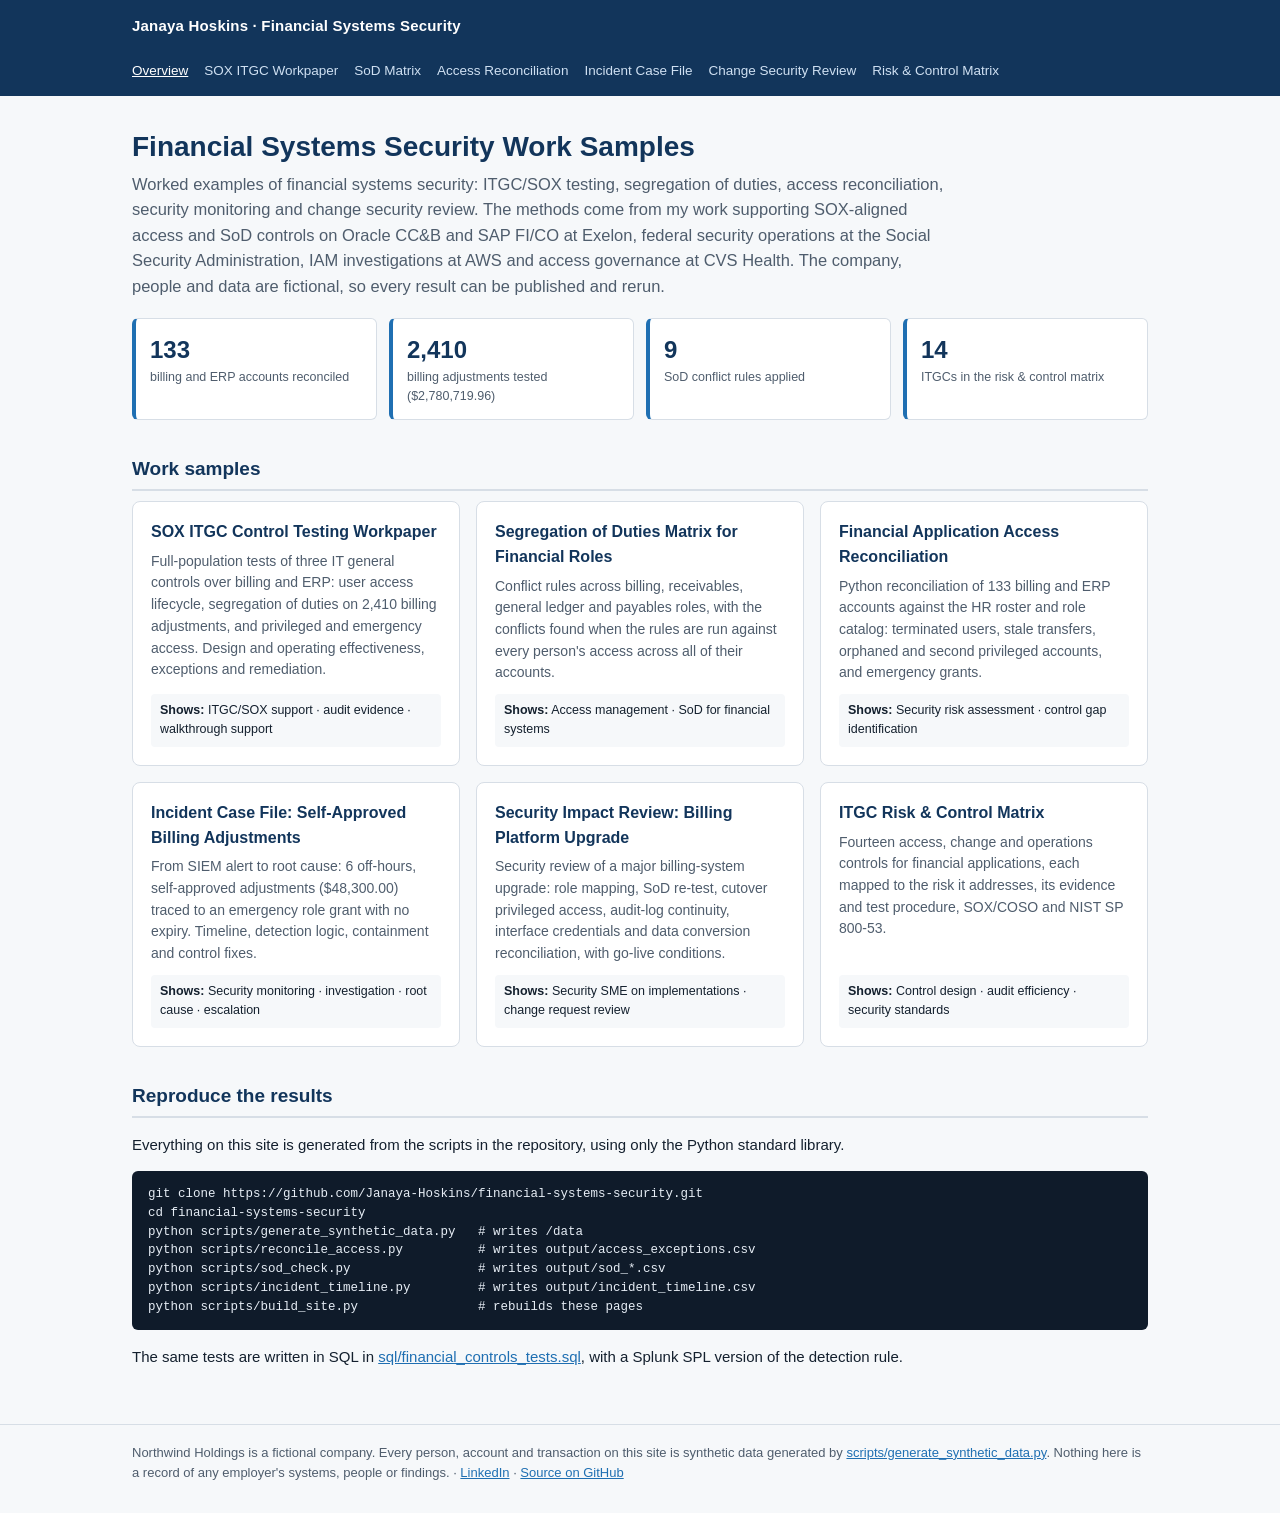
<file: index.html>
<!DOCTYPE html>
<html lang="en">
<head>
<meta charset="utf-8">
<meta name="viewport" content="width=device-width, initial-scale=1">
<title>Overview | Janaya Hoskins, Financial Systems Security</title>
<link rel="stylesheet" href="assets/site.css">
</head>
<body>
<header class="site"><div class="wrap"><a class="brand" href="index.html">Janaya Hoskins · Financial Systems Security</a><nav><a href="index.html" class=on>Overview</a><a href="sox-itgc-workpaper.html">SOX ITGC Workpaper</a><a href="sod-matrix.html">SoD Matrix</a><a href="access-reconciliation.html">Access Reconciliation</a><a href="incident-case.html">Incident Case File</a><a href="change-security-review.html">Change Security Review</a><a href="risk-control-matrix.html">Risk &amp; Control Matrix</a></nav></div></header>
<main><div class="wrap">

<h1>Financial Systems Security Work Samples</h1>
<p class="lede">Worked examples of financial systems security: ITGC/SOX testing, segregation of duties, access reconciliation,
security monitoring and change security review. The methods come from my work supporting SOX-aligned access and SoD controls on
Oracle CC&amp;B and SAP FI/CO at Exelon, federal security operations at the Social Security Administration, IAM investigations at
AWS and access governance at CVS Health. The company, people and data are fictional, so every result can be published and rerun.</p>
<div class="stats">
<div class="stat"><div class="n">133</div><div class="l">billing and ERP accounts reconciled</div></div>
<div class="stat"><div class="n">2,410</div><div class="l">billing adjustments tested ($2,780,719.96)</div></div>
<div class="stat"><div class="n">9</div><div class="l">SoD conflict rules applied</div></div>
<div class="stat"><div class="n">14</div><div class="l">ITGCs in the risk &amp; control matrix</div></div>
</div>
<h2>Work samples</h2>
<div class="cards"><div class="card"><h3><a href="sox-itgc-workpaper.html">SOX ITGC Control Testing Workpaper</a></h3><p>Full-population tests of three IT general controls over billing and ERP: user access lifecycle, segregation of duties on 2,410 billing adjustments, and privileged and emergency access. Design and operating effectiveness, exceptions and remediation.</p><div class="duty"><b>Shows:</b> ITGC/SOX support · audit evidence · walkthrough support</div></div><div class="card"><h3><a href="sod-matrix.html">Segregation of Duties Matrix for Financial Roles</a></h3><p>Conflict rules across billing, receivables, general ledger and payables roles, with the conflicts found when the rules are run against every person&#x27;s access across all of their accounts.</p><div class="duty"><b>Shows:</b> Access management · SoD for financial systems</div></div><div class="card"><h3><a href="access-reconciliation.html">Financial Application Access Reconciliation</a></h3><p>Python reconciliation of 133 billing and ERP accounts against the HR roster and role catalog: terminated users, stale transfers, orphaned and second privileged accounts, and emergency grants.</p><div class="duty"><b>Shows:</b> Security risk assessment · control gap identification</div></div><div class="card"><h3><a href="incident-case.html">Incident Case File: Self-Approved Billing Adjustments</a></h3><p>From SIEM alert to root cause: 6 off-hours, self-approved adjustments ($48,300.00) traced to an emergency role grant with no expiry. Timeline, detection logic, containment and control fixes.</p><div class="duty"><b>Shows:</b> Security monitoring · investigation · root cause · escalation</div></div><div class="card"><h3><a href="change-security-review.html">Security Impact Review: Billing Platform Upgrade</a></h3><p>Security review of a major billing-system upgrade: role mapping, SoD re-test, cutover privileged access, audit-log continuity, interface credentials and data conversion reconciliation, with go-live conditions.</p><div class="duty"><b>Shows:</b> Security SME on implementations · change request review</div></div><div class="card"><h3><a href="risk-control-matrix.html">ITGC Risk &amp; Control Matrix</a></h3><p>Fourteen access, change and operations controls for financial applications, each mapped to the risk it addresses, its evidence and test procedure, SOX/COSO and NIST SP 800-53.</p><div class="duty"><b>Shows:</b> Control design · audit efficiency · security standards</div></div></div>
<h2>Reproduce the results</h2>
<p>Everything on this site is generated from the scripts in the repository, using only the Python standard library.</p>
<pre><code>git clone https://github.com/Janaya-Hoskins/financial-systems-security.git
cd financial-systems-security
python scripts/generate_synthetic_data.py   # writes /data
python scripts/reconcile_access.py          # writes output/access_exceptions.csv
python scripts/sod_check.py                 # writes output/sod_*.csv
python scripts/incident_timeline.py         # writes output/incident_timeline.csv
python scripts/build_site.py                # rebuilds these pages</code></pre>
<p>The same tests are written in SQL in <a href="https://github.com/Janaya-Hoskins/financial-systems-security/blob/main/sql/financial_controls_tests.sql">sql/financial_controls_tests.sql</a>,
with a Splunk SPL version of the detection rule.</p>

</div></main>
<footer class="site"><div class="wrap">
Northwind Holdings is a fictional company. Every person, account and transaction on this site is synthetic data generated by
<a href="https://github.com/Janaya-Hoskins/financial-systems-security/blob/main/scripts/generate_synthetic_data.py">scripts/generate_synthetic_data.py</a>. Nothing here is a record of any
employer's systems, people or findings. · <a href="https://www.linkedin.com/in/janaya-hoskins">LinkedIn</a> · <a href="https://github.com/Janaya-Hoskins/financial-systems-security">Source on GitHub</a>
</div></footer>
</body>
</html>
</file>
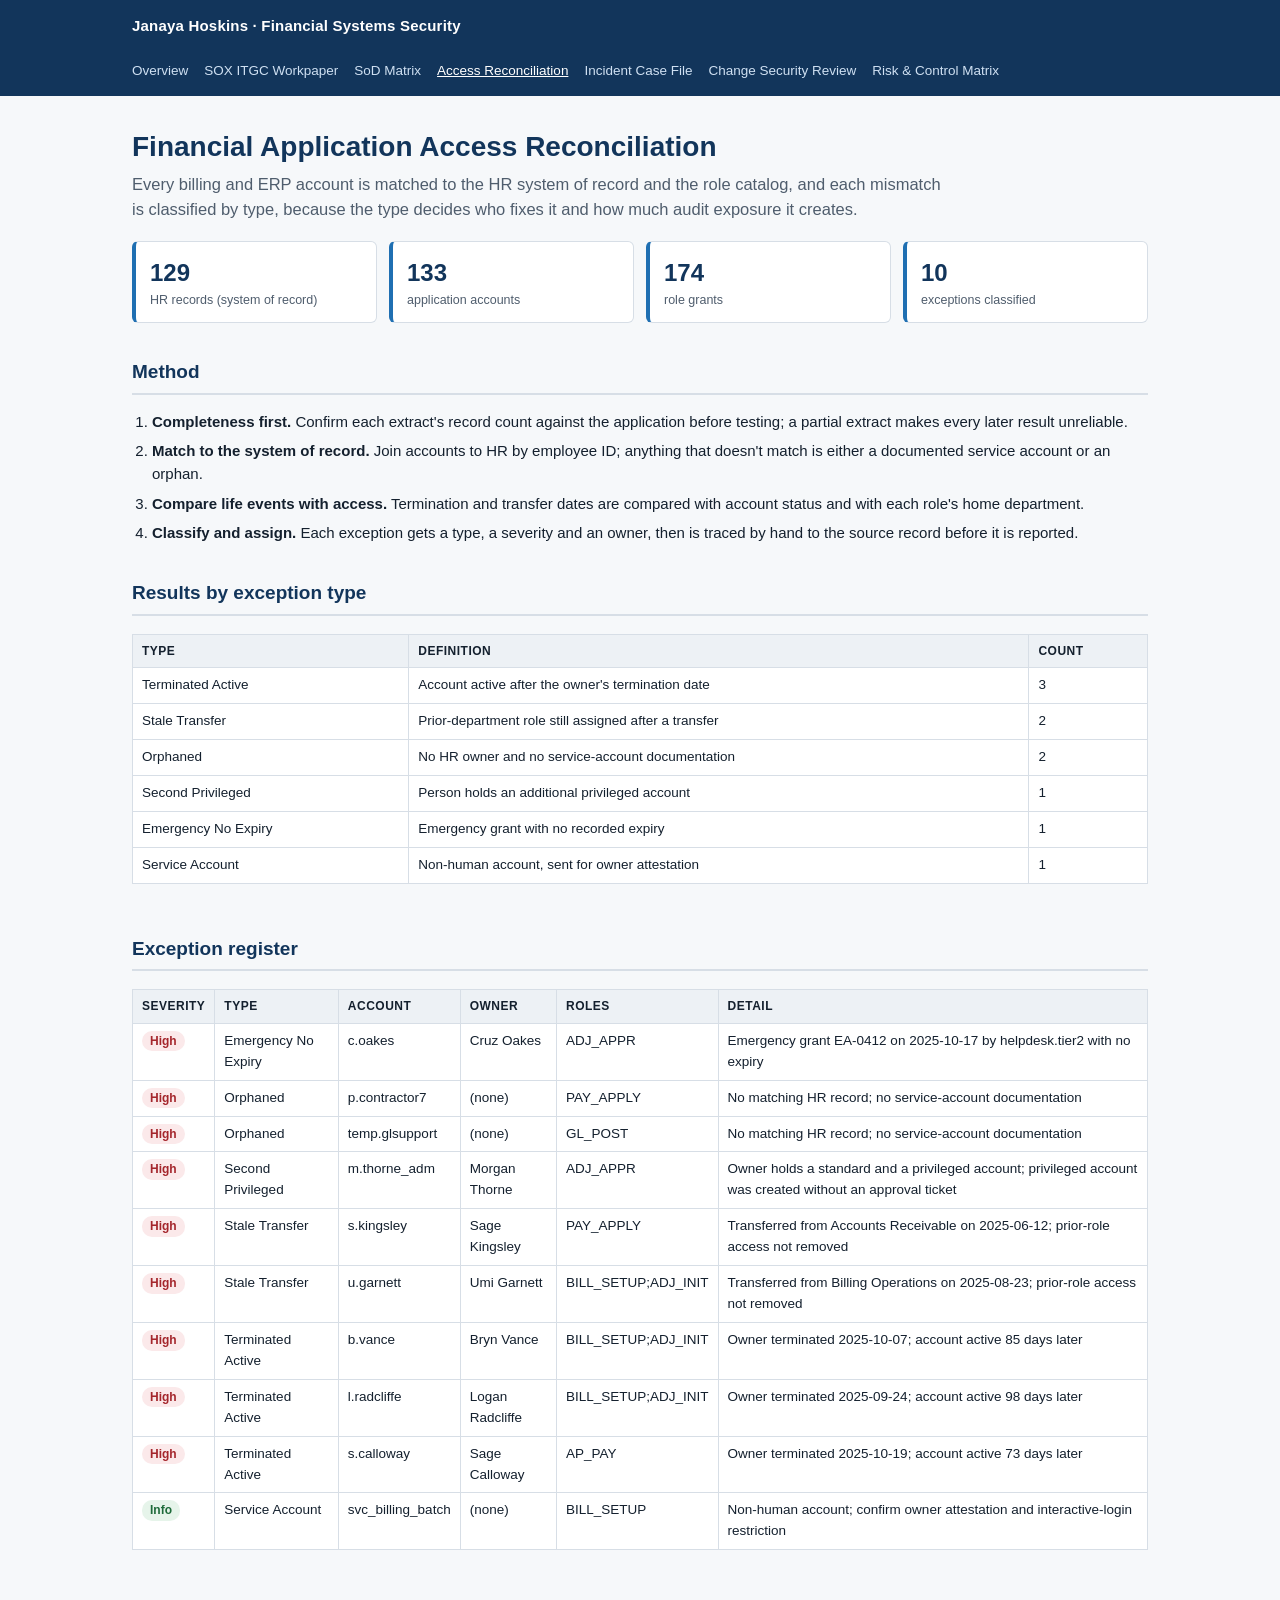
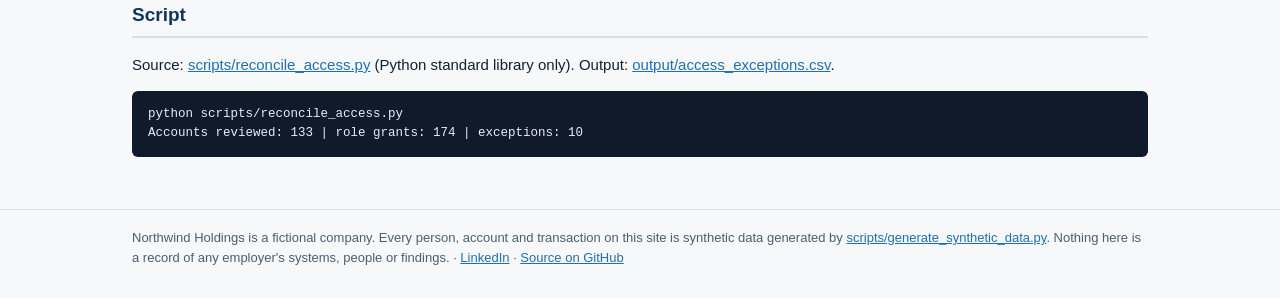
<file: access-reconciliation.html>
<!DOCTYPE html>
<html lang="en">
<head>
<meta charset="utf-8">
<meta name="viewport" content="width=device-width, initial-scale=1">
<title>Access Reconciliation | Janaya Hoskins, Financial Systems Security</title>
<link rel="stylesheet" href="assets/site.css">
</head>
<body>
<header class="site"><div class="wrap"><a class="brand" href="index.html">Janaya Hoskins · Financial Systems Security</a><nav><a href="index.html">Overview</a><a href="sox-itgc-workpaper.html">SOX ITGC Workpaper</a><a href="sod-matrix.html">SoD Matrix</a><a href="access-reconciliation.html" class=on>Access Reconciliation</a><a href="incident-case.html">Incident Case File</a><a href="change-security-review.html">Change Security Review</a><a href="risk-control-matrix.html">Risk &amp; Control Matrix</a></nav></div></header>
<main><div class="wrap">

<h1>Financial Application Access Reconciliation</h1>
<p class="lede">Every billing and ERP account is matched to the HR system of record and the role catalog, and each mismatch is classified by type,
because the type decides who fixes it and how much audit exposure it creates.</p>
<div class="stats">
<div class="stat"><div class="n">129</div><div class="l">HR records (system of record)</div></div>
<div class="stat"><div class="n">133</div><div class="l">application accounts</div></div>
<div class="stat"><div class="n">174</div><div class="l">role grants</div></div>
<div class="stat"><div class="n">10</div><div class="l">exceptions classified</div></div>
</div>
<h2>Method</h2>
<ol class="steps">
<li><b>Completeness first.</b> Confirm each extract's record count against the application before testing; a partial extract makes every later result unreliable.</li>
<li><b>Match to the system of record.</b> Join accounts to HR by employee ID; anything that doesn't match is either a documented service account or an orphan.</li>
<li><b>Compare life events with access.</b> Termination and transfer dates are compared with account status and with each role's home department.</li>
<li><b>Classify and assign.</b> Each exception gets a type, a severity and an owner, then is traced by hand to the source record before it is reported.</li>
</ol>
<h2>Results by exception type</h2>
<div class="scroll"><table class=""><thead><tr><th>Type</th><th>Definition</th><th>Count</th></tr></thead><tbody><tr><td>Terminated Active</td><td>Account active after the owner&#x27;s termination date</td><td>3</td></tr><tr><td>Stale Transfer</td><td>Prior-department role still assigned after a transfer</td><td>2</td></tr><tr><td>Orphaned</td><td>No HR owner and no service-account documentation</td><td>2</td></tr><tr><td>Second Privileged</td><td>Person holds an additional privileged account</td><td>1</td></tr><tr><td>Emergency No Expiry</td><td>Emergency grant with no recorded expiry</td><td>1</td></tr><tr><td>Service Account</td><td>Non-human account, sent for owner attestation</td><td>1</td></tr></tbody></table></div>
<h2>Exception register</h2>
<div class="scroll"><table class=""><thead><tr><th>Severity</th><th>Type</th><th>Account</th><th>Owner</th><th>Roles</th><th>Detail</th></tr></thead><tbody><tr><td><span class="pill high">High</span></td><td>Emergency No Expiry</td><td>c.oakes</td><td>Cruz Oakes</td><td>ADJ_APPR</td><td>Emergency grant EA-0412 on 2025-10-17 by helpdesk.tier2 with no expiry</td></tr><tr><td><span class="pill high">High</span></td><td>Orphaned</td><td>p.contractor7</td><td>(none)</td><td>PAY_APPLY</td><td>No matching HR record; no service-account documentation</td></tr><tr><td><span class="pill high">High</span></td><td>Orphaned</td><td>temp.glsupport</td><td>(none)</td><td>GL_POST</td><td>No matching HR record; no service-account documentation</td></tr><tr><td><span class="pill high">High</span></td><td>Second Privileged</td><td>m.thorne_adm</td><td>Morgan Thorne</td><td>ADJ_APPR</td><td>Owner holds a standard and a privileged account; privileged account was created without an approval ticket</td></tr><tr><td><span class="pill high">High</span></td><td>Stale Transfer</td><td>s.kingsley</td><td>Sage Kingsley</td><td>PAY_APPLY</td><td>Transferred from Accounts Receivable on 2025-06-12; prior-role access not removed</td></tr><tr><td><span class="pill high">High</span></td><td>Stale Transfer</td><td>u.garnett</td><td>Umi Garnett</td><td>BILL_SETUP;ADJ_INIT</td><td>Transferred from Billing Operations on 2025-08-23; prior-role access not removed</td></tr><tr><td><span class="pill high">High</span></td><td>Terminated Active</td><td>b.vance</td><td>Bryn Vance</td><td>BILL_SETUP;ADJ_INIT</td><td>Owner terminated 2025-10-07; account active 85 days later</td></tr><tr><td><span class="pill high">High</span></td><td>Terminated Active</td><td>l.radcliffe</td><td>Logan Radcliffe</td><td>BILL_SETUP;ADJ_INIT</td><td>Owner terminated 2025-09-24; account active 98 days later</td></tr><tr><td><span class="pill high">High</span></td><td>Terminated Active</td><td>s.calloway</td><td>Sage Calloway</td><td>AP_PAY</td><td>Owner terminated 2025-10-19; account active 73 days later</td></tr><tr><td><span class="pill info">Info</span></td><td>Service Account</td><td>svc_billing_batch</td><td>(none)</td><td>BILL_SETUP</td><td>Non-human account; confirm owner attestation and interactive-login restriction</td></tr></tbody></table></div>
<h2>Script</h2>
<p>Source: <a href="https://github.com/Janaya-Hoskins/financial-systems-security/blob/main/scripts/reconcile_access.py">scripts/reconcile_access.py</a> (Python standard library only).
Output: <a href="https://github.com/Janaya-Hoskins/financial-systems-security/blob/main/output/access_exceptions.csv">output/access_exceptions.csv</a>.</p>
<pre><code>python scripts/reconcile_access.py
Accounts reviewed: 133 | role grants: 174 | exceptions: 10</code></pre>

</div></main>
<footer class="site"><div class="wrap">
Northwind Holdings is a fictional company. Every person, account and transaction on this site is synthetic data generated by
<a href="https://github.com/Janaya-Hoskins/financial-systems-security/blob/main/scripts/generate_synthetic_data.py">scripts/generate_synthetic_data.py</a>. Nothing here is a record of any
employer's systems, people or findings. · <a href="https://www.linkedin.com/in/janaya-hoskins">LinkedIn</a> · <a href="https://github.com/Janaya-Hoskins/financial-systems-security">Source on GitHub</a>
</div></footer>
</body>
</html>
</file>
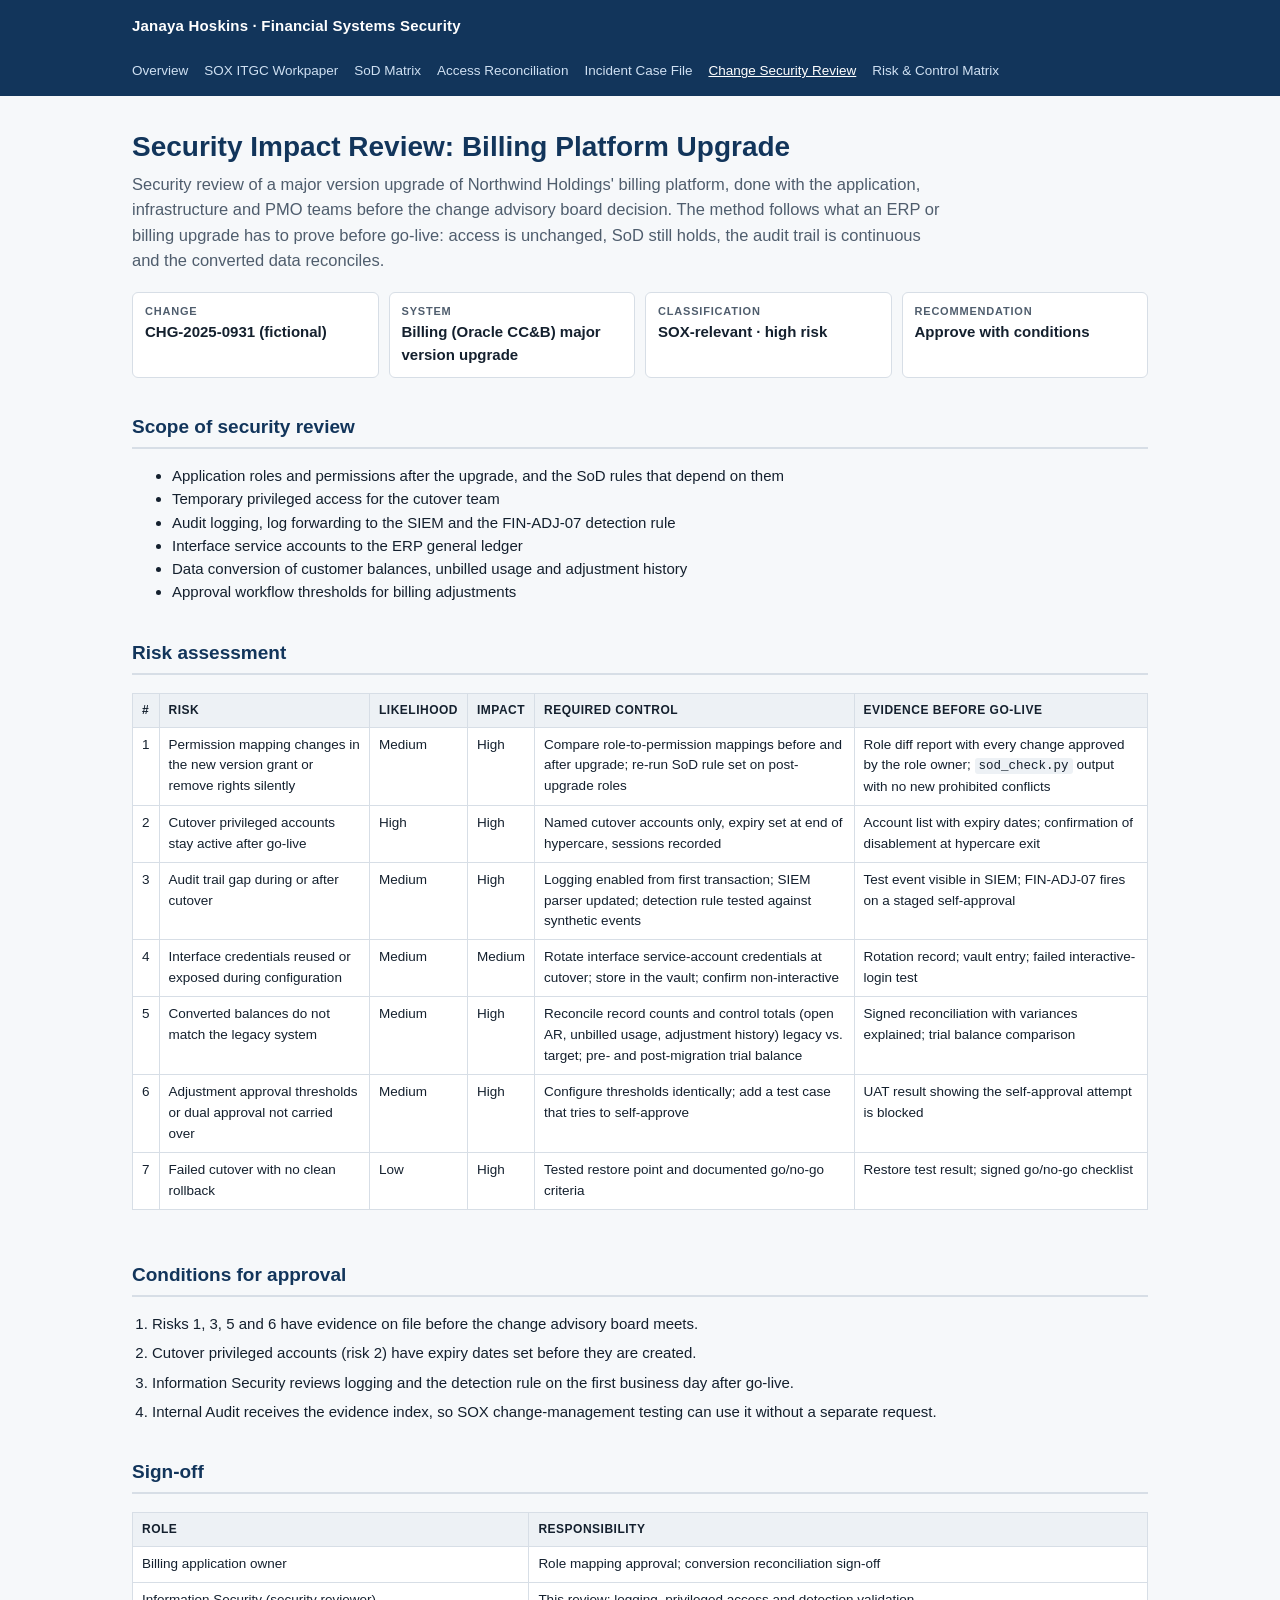
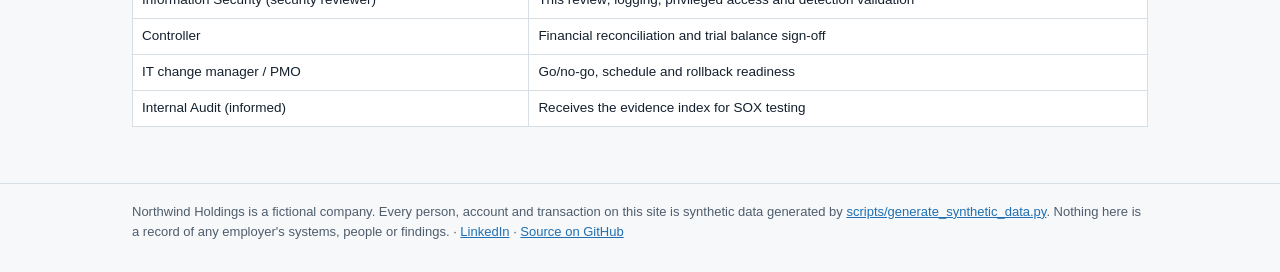
<file: change-security-review.html>
<!DOCTYPE html>
<html lang="en">
<head>
<meta charset="utf-8">
<meta name="viewport" content="width=device-width, initial-scale=1">
<title>Change Security Review | Janaya Hoskins, Financial Systems Security</title>
<link rel="stylesheet" href="assets/site.css">
</head>
<body>
<header class="site"><div class="wrap"><a class="brand" href="index.html">Janaya Hoskins · Financial Systems Security</a><nav><a href="index.html">Overview</a><a href="sox-itgc-workpaper.html">SOX ITGC Workpaper</a><a href="sod-matrix.html">SoD Matrix</a><a href="access-reconciliation.html">Access Reconciliation</a><a href="incident-case.html">Incident Case File</a><a href="change-security-review.html" class=on>Change Security Review</a><a href="risk-control-matrix.html">Risk &amp; Control Matrix</a></nav></div></header>
<main><div class="wrap">

<h1>Security Impact Review: Billing Platform Upgrade</h1>
<p class="lede">Security review of a major version upgrade of Northwind Holdings' billing platform, done with the application, infrastructure and
PMO teams before the change advisory board decision. The method follows what an ERP or billing upgrade has to prove before go-live: access is unchanged,
SoD still holds, the audit trail is continuous and the converted data reconciles.</p>
<div class="meta">
<div><b>Change</b><span>CHG-2025-0931 (fictional)</span></div>
<div><b>System</b><span>Billing (Oracle CC&amp;B) major version upgrade</span></div>
<div><b>Classification</b><span>SOX-relevant · high risk</span></div>
<div><b>Recommendation</b><span>Approve with conditions</span></div>
</div>
<h2>Scope of security review</h2>
<ul>
<li>Application roles and permissions after the upgrade, and the SoD rules that depend on them</li>
<li>Temporary privileged access for the cutover team</li>
<li>Audit logging, log forwarding to the SIEM and the FIN-ADJ-07 detection rule</li>
<li>Interface service accounts to the ERP general ledger</li>
<li>Data conversion of customer balances, unbilled usage and adjustment history</li>
<li>Approval workflow thresholds for billing adjustments</li>
</ul>
<h2>Risk assessment</h2>
<div class="scroll"><table><thead><tr><th>#</th><th>Risk</th><th>Likelihood</th><th>Impact</th><th>Required control</th><th>Evidence before go-live</th></tr></thead><tbody>
<tr><td>1</td><td>Permission mapping changes in the new version grant or remove rights silently</td><td>Medium</td><td>High</td><td>Compare role-to-permission mappings before and after upgrade; re-run SoD rule set on post-upgrade roles</td><td>Role diff report with every change approved by the role owner; <code>sod_check.py</code> output with no new prohibited conflicts</td></tr>
<tr><td>2</td><td>Cutover privileged accounts stay active after go-live</td><td>High</td><td>High</td><td>Named cutover accounts only, expiry set at end of hypercare, sessions recorded</td><td>Account list with expiry dates; confirmation of disablement at hypercare exit</td></tr>
<tr><td>3</td><td>Audit trail gap during or after cutover</td><td>Medium</td><td>High</td><td>Logging enabled from first transaction; SIEM parser updated; detection rule tested against synthetic events</td><td>Test event visible in SIEM; FIN-ADJ-07 fires on a staged self-approval</td></tr>
<tr><td>4</td><td>Interface credentials reused or exposed during configuration</td><td>Medium</td><td>Medium</td><td>Rotate interface service-account credentials at cutover; store in the vault; confirm non-interactive</td><td>Rotation record; vault entry; failed interactive-login test</td></tr>
<tr><td>5</td><td>Converted balances do not match the legacy system</td><td>Medium</td><td>High</td><td>Reconcile record counts and control totals (open AR, unbilled usage, adjustment history) legacy vs. target; pre- and post-migration trial balance</td><td>Signed reconciliation with variances explained; trial balance comparison</td></tr>
<tr><td>6</td><td>Adjustment approval thresholds or dual approval not carried over</td><td>Medium</td><td>High</td><td>Configure thresholds identically; add a test case that tries to self-approve</td><td>UAT result showing the self-approval attempt is blocked</td></tr>
<tr><td>7</td><td>Failed cutover with no clean rollback</td><td>Low</td><td>High</td><td>Tested restore point and documented go/no-go criteria</td><td>Restore test result; signed go/no-go checklist</td></tr>
</tbody></table></div>
<h2>Conditions for approval</h2>
<ol class="steps">
<li>Risks 1, 3, 5 and 6 have evidence on file before the change advisory board meets.</li>
<li>Cutover privileged accounts (risk 2) have expiry dates set before they are created.</li>
<li>Information Security reviews logging and the detection rule on the first business day after go-live.</li>
<li>Internal Audit receives the evidence index, so SOX change-management testing can use it without a separate request.</li>
</ol>
<h2>Sign-off</h2>
<div class="scroll"><table><thead><tr><th>Role</th><th>Responsibility</th></tr></thead><tbody>
<tr><td>Billing application owner</td><td>Role mapping approval; conversion reconciliation sign-off</td></tr>
<tr><td>Information Security (security reviewer)</td><td>This review; logging, privileged access and detection validation</td></tr>
<tr><td>Controller</td><td>Financial reconciliation and trial balance sign-off</td></tr>
<tr><td>IT change manager / PMO</td><td>Go/no-go, schedule and rollback readiness</td></tr>
<tr><td>Internal Audit (informed)</td><td>Receives the evidence index for SOX testing</td></tr>
</tbody></table></div>

</div></main>
<footer class="site"><div class="wrap">
Northwind Holdings is a fictional company. Every person, account and transaction on this site is synthetic data generated by
<a href="https://github.com/Janaya-Hoskins/financial-systems-security/blob/main/scripts/generate_synthetic_data.py">scripts/generate_synthetic_data.py</a>. Nothing here is a record of any
employer's systems, people or findings. · <a href="https://www.linkedin.com/in/janaya-hoskins">LinkedIn</a> · <a href="https://github.com/Janaya-Hoskins/financial-systems-security">Source on GitHub</a>
</div></footer>
</body>
</html>
</file>
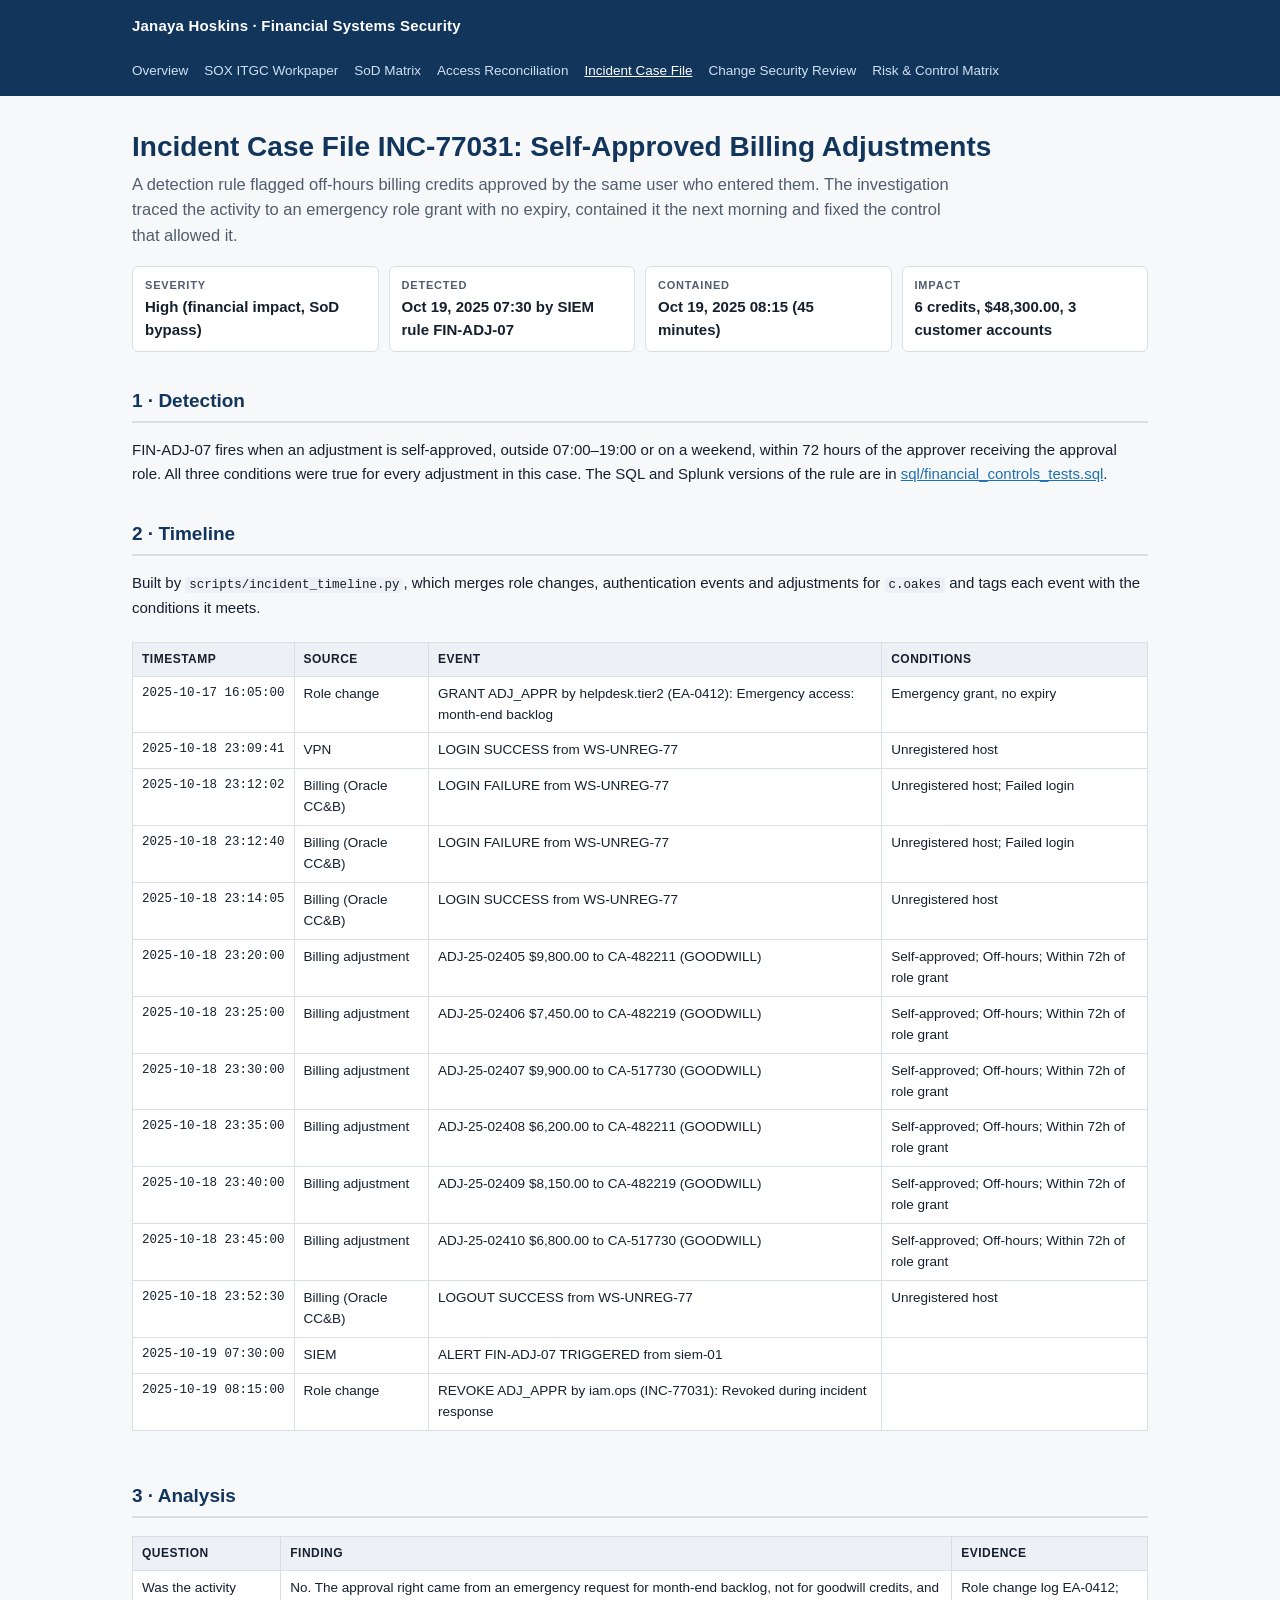
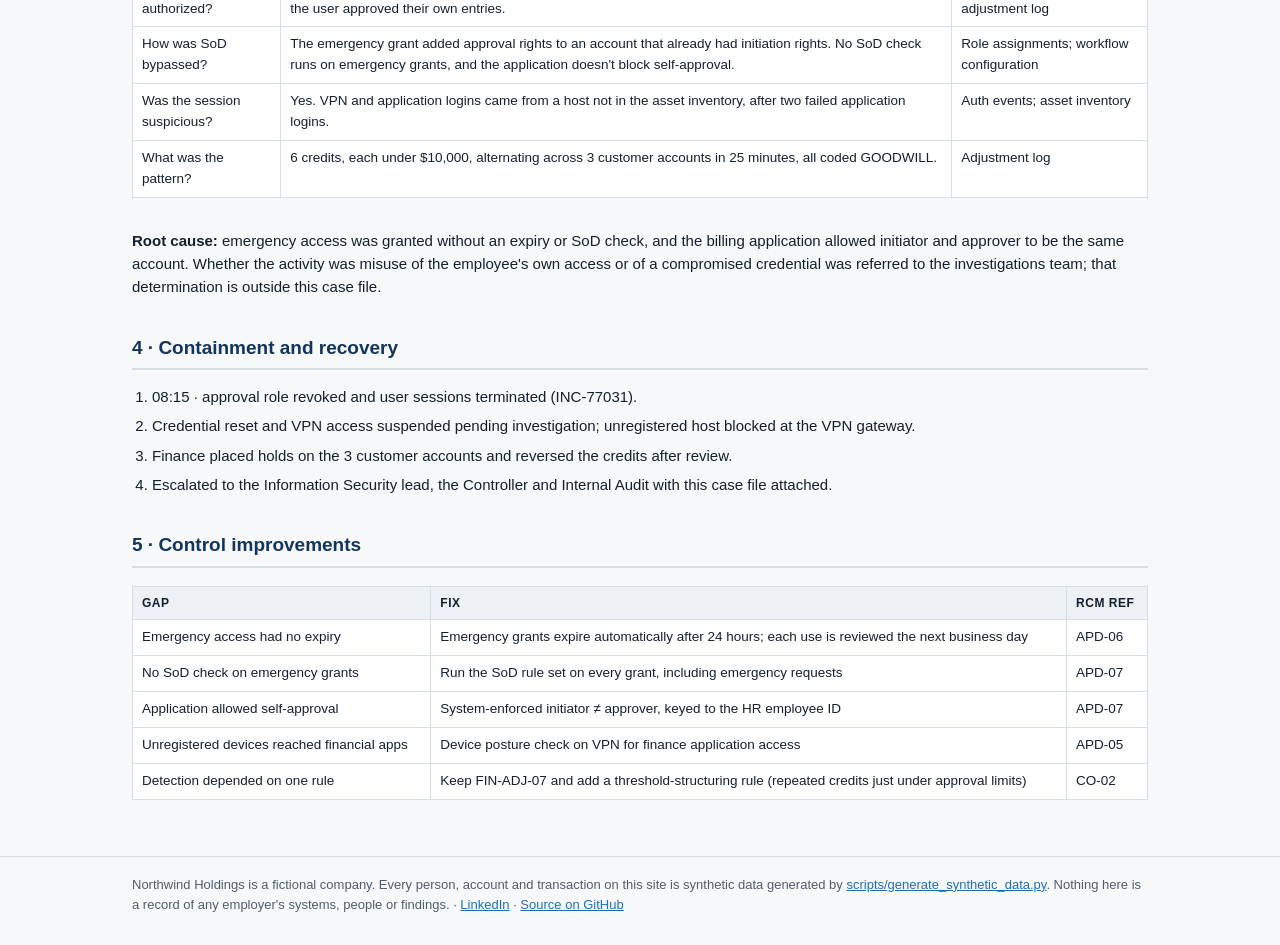
<file: incident-case.html>
<!DOCTYPE html>
<html lang="en">
<head>
<meta charset="utf-8">
<meta name="viewport" content="width=device-width, initial-scale=1">
<title>Incident Case File | Janaya Hoskins, Financial Systems Security</title>
<link rel="stylesheet" href="assets/site.css">
</head>
<body>
<header class="site"><div class="wrap"><a class="brand" href="index.html">Janaya Hoskins · Financial Systems Security</a><nav><a href="index.html">Overview</a><a href="sox-itgc-workpaper.html">SOX ITGC Workpaper</a><a href="sod-matrix.html">SoD Matrix</a><a href="access-reconciliation.html">Access Reconciliation</a><a href="incident-case.html" class=on>Incident Case File</a><a href="change-security-review.html">Change Security Review</a><a href="risk-control-matrix.html">Risk &amp; Control Matrix</a></nav></div></header>
<main><div class="wrap">

<h1>Incident Case File INC-77031: Self-Approved Billing Adjustments</h1>
<p class="lede">A detection rule flagged off-hours billing credits approved by the same user who entered them. The investigation traced the
activity to an emergency role grant with no expiry, contained it the next morning and fixed the control that allowed it.</p>
<div class="meta">
<div><b>Severity</b><span>High (financial impact, SoD bypass)</span></div>
<div><b>Detected</b><span>Oct 19, 2025 07:30 by SIEM rule FIN-ADJ-07</span></div>
<div><b>Contained</b><span>Oct 19, 2025 08:15 (45 minutes)</span></div>
<div><b>Impact</b><span>6 credits, $48,300.00, 3 customer accounts</span></div>
</div>
<h2>1 · Detection</h2>
<p>FIN-ADJ-07 fires when an adjustment is self-approved, outside 07:00–19:00 or on a weekend, within 72 hours of the approver receiving the approval role.
All three conditions were true for every adjustment in this case. The SQL and Splunk versions of the rule are in
<a href="https://github.com/Janaya-Hoskins/financial-systems-security/blob/main/sql/financial_controls_tests.sql">sql/financial_controls_tests.sql</a>.</p>
<h2>2 · Timeline</h2>
<p>Built by <code>scripts/incident_timeline.py</code>, which merges role changes, authentication events and adjustments for <code>c.oakes</code> and tags each event with the conditions it meets.</p>
<div class="scroll"><table class="timeline"><thead><tr><th>Timestamp</th><th>Source</th><th>Event</th><th>Conditions</th></tr></thead><tbody><tr><td>2025-10-17 16:05:00</td><td>Role change</td><td>GRANT ADJ_APPR by helpdesk.tier2 (EA-0412): Emergency access: month-end backlog</td><td>Emergency grant, no expiry</td></tr><tr><td>2025-10-18 23:09:41</td><td>VPN</td><td>LOGIN SUCCESS from WS-UNREG-77</td><td>Unregistered host</td></tr><tr><td>2025-10-18 23:12:02</td><td>Billing (Oracle CC&amp;B)</td><td>LOGIN FAILURE from WS-UNREG-77</td><td>Unregistered host; Failed login</td></tr><tr><td>2025-10-18 23:12:40</td><td>Billing (Oracle CC&amp;B)</td><td>LOGIN FAILURE from WS-UNREG-77</td><td>Unregistered host; Failed login</td></tr><tr><td>2025-10-18 23:14:05</td><td>Billing (Oracle CC&amp;B)</td><td>LOGIN SUCCESS from WS-UNREG-77</td><td>Unregistered host</td></tr><tr><td>2025-10-18 23:20:00</td><td>Billing adjustment</td><td>ADJ-25-02405 $9,800.00 to CA-482211 (GOODWILL)</td><td>Self-approved; Off-hours; Within 72h of role grant</td></tr><tr><td>2025-10-18 23:25:00</td><td>Billing adjustment</td><td>ADJ-25-02406 $7,450.00 to CA-482219 (GOODWILL)</td><td>Self-approved; Off-hours; Within 72h of role grant</td></tr><tr><td>2025-10-18 23:30:00</td><td>Billing adjustment</td><td>ADJ-25-02407 $9,900.00 to CA-517730 (GOODWILL)</td><td>Self-approved; Off-hours; Within 72h of role grant</td></tr><tr><td>2025-10-18 23:35:00</td><td>Billing adjustment</td><td>ADJ-25-02408 $6,200.00 to CA-482211 (GOODWILL)</td><td>Self-approved; Off-hours; Within 72h of role grant</td></tr><tr><td>2025-10-18 23:40:00</td><td>Billing adjustment</td><td>ADJ-25-02409 $8,150.00 to CA-482219 (GOODWILL)</td><td>Self-approved; Off-hours; Within 72h of role grant</td></tr><tr><td>2025-10-18 23:45:00</td><td>Billing adjustment</td><td>ADJ-25-02410 $6,800.00 to CA-517730 (GOODWILL)</td><td>Self-approved; Off-hours; Within 72h of role grant</td></tr><tr><td>2025-10-18 23:52:30</td><td>Billing (Oracle CC&amp;B)</td><td>LOGOUT SUCCESS from WS-UNREG-77</td><td>Unregistered host</td></tr><tr><td>2025-10-19 07:30:00</td><td>SIEM</td><td>ALERT FIN-ADJ-07 TRIGGERED from siem-01</td><td></td></tr><tr><td>2025-10-19 08:15:00</td><td>Role change</td><td>REVOKE ADJ_APPR by iam.ops (INC-77031): Revoked during incident response</td><td></td></tr></tbody></table></div>
<h2>3 · Analysis</h2>
<div class="scroll"><table class=""><thead><tr><th>Question</th><th>Finding</th><th>Evidence</th></tr></thead><tbody><tr><td>Was the activity authorized?</td><td>No. The approval right came from an emergency request for month-end backlog, not for goodwill credits, and the user approved their own entries.</td><td>Role change log EA-0412; adjustment log</td></tr><tr><td>How was SoD bypassed?</td><td>The emergency grant added approval rights to an account that already had initiation rights. No SoD check runs on emergency grants, and the application doesn't block self-approval.</td><td>Role assignments; workflow configuration</td></tr><tr><td>Was the session suspicious?</td><td>Yes. VPN and application logins came from a host not in the asset inventory, after two failed application logins.</td><td>Auth events; asset inventory</td></tr><tr><td>What was the pattern?</td><td>6 credits, each under $10,000, alternating across 3 customer accounts in 25 minutes, all coded GOODWILL.</td><td>Adjustment log</td></tr></tbody></table></div>
<p><b>Root cause:</b> emergency access was granted without an expiry or SoD check, and the billing application allowed initiator and approver to be the same account.
Whether the activity was misuse of the employee's own access or of a compromised credential was referred to the investigations team; that determination is outside this case file.</p>
<h2>4 · Containment and recovery</h2>
<ol class="steps">
<li>08:15 · approval role revoked and user sessions terminated (INC-77031).</li>
<li>Credential reset and VPN access suspended pending investigation; unregistered host blocked at the VPN gateway.</li>
<li>Finance placed holds on the 3 customer accounts and reversed the credits after review.</li>
<li>Escalated to the Information Security lead, the Controller and Internal Audit with this case file attached.</li>
</ol>
<h2>5 · Control improvements</h2>
<div class="scroll"><table class=""><thead><tr><th>Gap</th><th>Fix</th><th>RCM ref</th></tr></thead><tbody><tr><td>Emergency access had no expiry</td><td>Emergency grants expire automatically after 24 hours; each use is reviewed the next business day</td><td>APD-06</td></tr><tr><td>No SoD check on emergency grants</td><td>Run the SoD rule set on every grant, including emergency requests</td><td>APD-07</td></tr><tr><td>Application allowed self-approval</td><td>System-enforced initiator ≠ approver, keyed to the HR employee ID</td><td>APD-07</td></tr><tr><td>Unregistered devices reached financial apps</td><td>Device posture check on VPN for finance application access</td><td>APD-05</td></tr><tr><td>Detection depended on one rule</td><td>Keep FIN-ADJ-07 and add a threshold-structuring rule (repeated credits just under approval limits)</td><td>CO-02</td></tr></tbody></table></div>

</div></main>
<footer class="site"><div class="wrap">
Northwind Holdings is a fictional company. Every person, account and transaction on this site is synthetic data generated by
<a href="https://github.com/Janaya-Hoskins/financial-systems-security/blob/main/scripts/generate_synthetic_data.py">scripts/generate_synthetic_data.py</a>. Nothing here is a record of any
employer's systems, people or findings. · <a href="https://www.linkedin.com/in/janaya-hoskins">LinkedIn</a> · <a href="https://github.com/Janaya-Hoskins/financial-systems-security">Source on GitHub</a>
</div></footer>
</body>
</html>
</file>
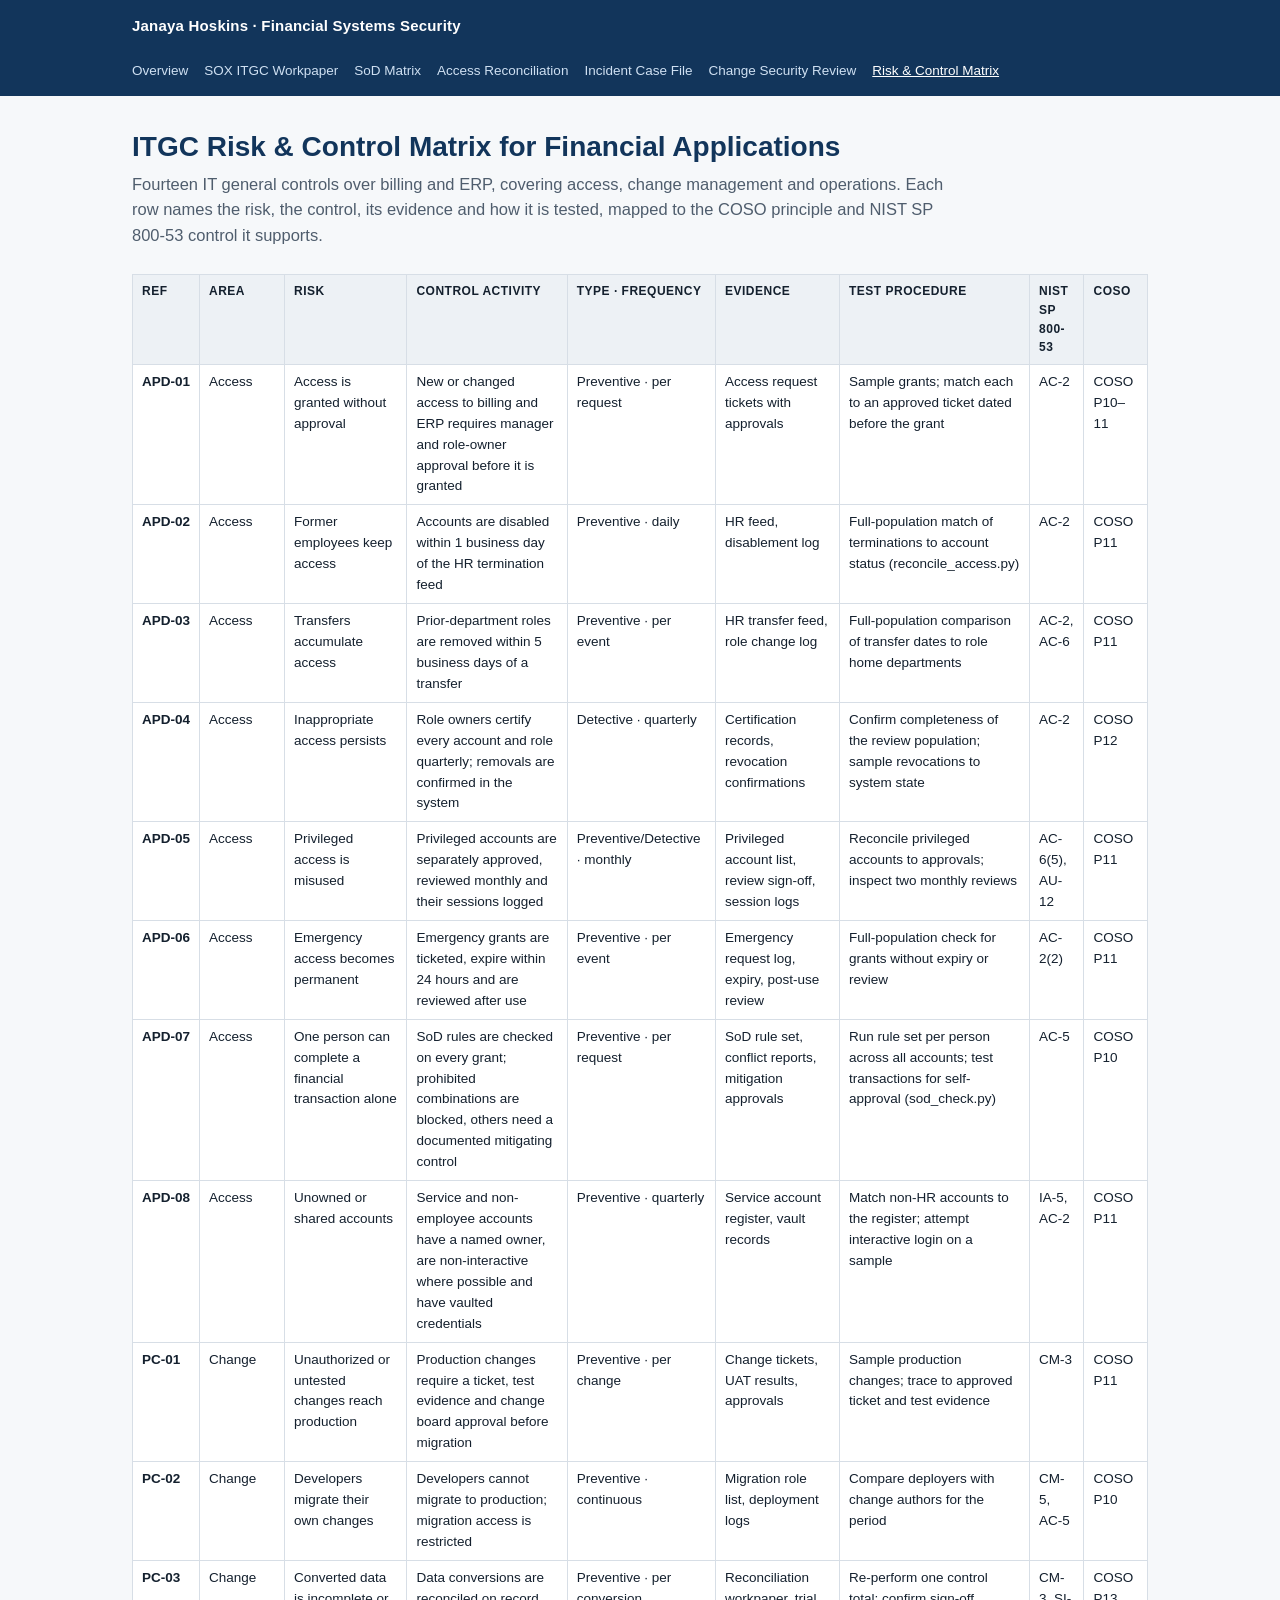
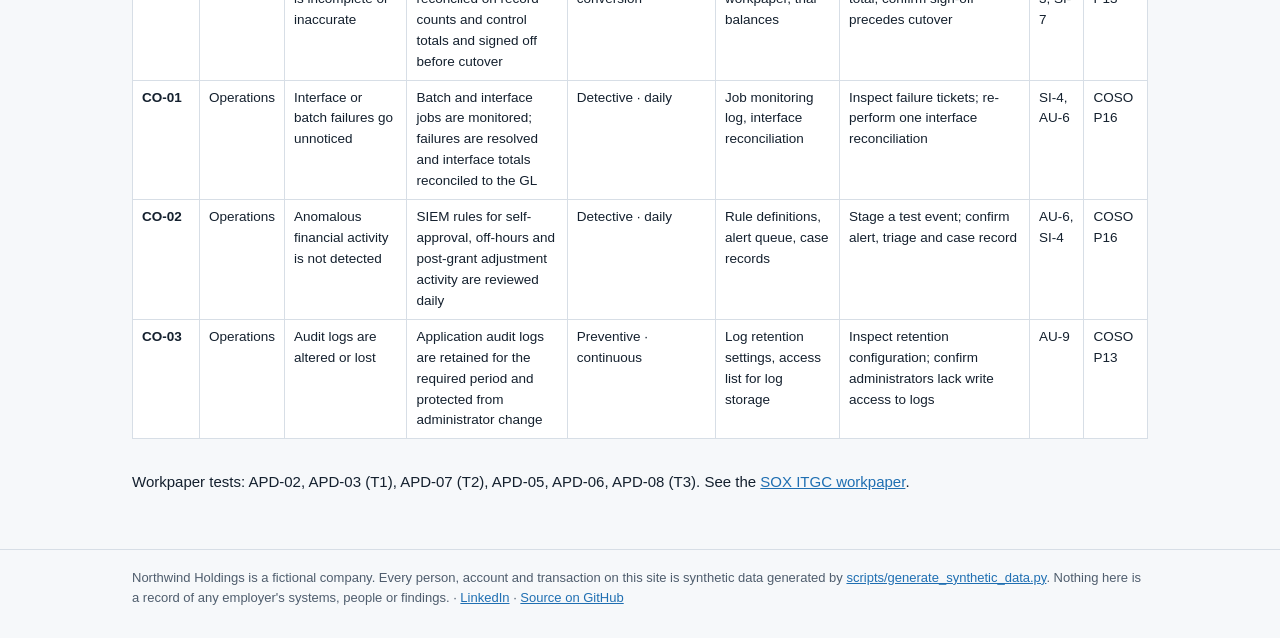
<file: risk-control-matrix.html>
<!DOCTYPE html>
<html lang="en">
<head>
<meta charset="utf-8">
<meta name="viewport" content="width=device-width, initial-scale=1">
<title>Risk &amp; Control Matrix | Janaya Hoskins, Financial Systems Security</title>
<link rel="stylesheet" href="assets/site.css">
</head>
<body>
<header class="site"><div class="wrap"><a class="brand" href="index.html">Janaya Hoskins · Financial Systems Security</a><nav><a href="index.html">Overview</a><a href="sox-itgc-workpaper.html">SOX ITGC Workpaper</a><a href="sod-matrix.html">SoD Matrix</a><a href="access-reconciliation.html">Access Reconciliation</a><a href="incident-case.html">Incident Case File</a><a href="change-security-review.html">Change Security Review</a><a href="risk-control-matrix.html" class=on>Risk &amp; Control Matrix</a></nav></div></header>
<main><div class="wrap">

<h1>ITGC Risk &amp; Control Matrix for Financial Applications</h1>
<p class="lede">Fourteen IT general controls over billing and ERP, covering access, change management and operations. Each row names the risk,
the control, its evidence and how it is tested, mapped to the COSO principle and NIST SP 800-53 control it supports.</p>
<div class="scroll"><table class=""><thead><tr><th>Ref</th><th>Area</th><th>Risk</th><th>Control activity</th><th>Type · frequency</th><th>Evidence</th><th>Test procedure</th><th>NIST SP 800-53</th><th>COSO</th></tr></thead><tbody><tr><td><b>APD-01</b></td><td>Access</td><td>Access is granted without approval</td><td>New or changed access to billing and ERP requires manager and role-owner approval before it is granted</td><td>Preventive · per request</td><td>Access request tickets with approvals</td><td>Sample grants; match each to an approved ticket dated before the grant</td><td>AC-2</td><td>COSO P10–11</td></tr><tr><td><b>APD-02</b></td><td>Access</td><td>Former employees keep access</td><td>Accounts are disabled within 1 business day of the HR termination feed</td><td>Preventive · daily</td><td>HR feed, disablement log</td><td>Full-population match of terminations to account status (reconcile_access.py)</td><td>AC-2</td><td>COSO P11</td></tr><tr><td><b>APD-03</b></td><td>Access</td><td>Transfers accumulate access</td><td>Prior-department roles are removed within 5 business days of a transfer</td><td>Preventive · per event</td><td>HR transfer feed, role change log</td><td>Full-population comparison of transfer dates to role home departments</td><td>AC-2, AC-6</td><td>COSO P11</td></tr><tr><td><b>APD-04</b></td><td>Access</td><td>Inappropriate access persists</td><td>Role owners certify every account and role quarterly; removals are confirmed in the system</td><td>Detective · quarterly</td><td>Certification records, revocation confirmations</td><td>Confirm completeness of the review population; sample revocations to system state</td><td>AC-2</td><td>COSO P12</td></tr><tr><td><b>APD-05</b></td><td>Access</td><td>Privileged access is misused</td><td>Privileged accounts are separately approved, reviewed monthly and their sessions logged</td><td>Preventive/Detective · monthly</td><td>Privileged account list, review sign-off, session logs</td><td>Reconcile privileged accounts to approvals; inspect two monthly reviews</td><td>AC-6(5), AU-12</td><td>COSO P11</td></tr><tr><td><b>APD-06</b></td><td>Access</td><td>Emergency access becomes permanent</td><td>Emergency grants are ticketed, expire within 24 hours and are reviewed after use</td><td>Preventive · per event</td><td>Emergency request log, expiry, post-use review</td><td>Full-population check for grants without expiry or review</td><td>AC-2(2)</td><td>COSO P11</td></tr><tr><td><b>APD-07</b></td><td>Access</td><td>One person can complete a financial transaction alone</td><td>SoD rules are checked on every grant; prohibited combinations are blocked, others need a documented mitigating control</td><td>Preventive · per request</td><td>SoD rule set, conflict reports, mitigation approvals</td><td>Run rule set per person across all accounts; test transactions for self-approval (sod_check.py)</td><td>AC-5</td><td>COSO P10</td></tr><tr><td><b>APD-08</b></td><td>Access</td><td>Unowned or shared accounts</td><td>Service and non-employee accounts have a named owner, are non-interactive where possible and have vaulted credentials</td><td>Preventive · quarterly</td><td>Service account register, vault records</td><td>Match non-HR accounts to the register; attempt interactive login on a sample</td><td>IA-5, AC-2</td><td>COSO P11</td></tr><tr><td><b>PC-01</b></td><td>Change</td><td>Unauthorized or untested changes reach production</td><td>Production changes require a ticket, test evidence and change board approval before migration</td><td>Preventive · per change</td><td>Change tickets, UAT results, approvals</td><td>Sample production changes; trace to approved ticket and test evidence</td><td>CM-3</td><td>COSO P11</td></tr><tr><td><b>PC-02</b></td><td>Change</td><td>Developers migrate their own changes</td><td>Developers cannot migrate to production; migration access is restricted</td><td>Preventive · continuous</td><td>Migration role list, deployment logs</td><td>Compare deployers with change authors for the period</td><td>CM-5, AC-5</td><td>COSO P10</td></tr><tr><td><b>PC-03</b></td><td>Change</td><td>Converted data is incomplete or inaccurate</td><td>Data conversions are reconciled on record counts and control totals and signed off before cutover</td><td>Preventive · per conversion</td><td>Reconciliation workpaper, trial balances</td><td>Re-perform one control total; confirm sign-off precedes cutover</td><td>CM-3, SI-7</td><td>COSO P13</td></tr><tr><td><b>CO-01</b></td><td>Operations</td><td>Interface or batch failures go unnoticed</td><td>Batch and interface jobs are monitored; failures are resolved and interface totals reconciled to the GL</td><td>Detective · daily</td><td>Job monitoring log, interface reconciliation</td><td>Inspect failure tickets; re-perform one interface reconciliation</td><td>SI-4, AU-6</td><td>COSO P16</td></tr><tr><td><b>CO-02</b></td><td>Operations</td><td>Anomalous financial activity is not detected</td><td>SIEM rules for self-approval, off-hours and post-grant adjustment activity are reviewed daily</td><td>Detective · daily</td><td>Rule definitions, alert queue, case records</td><td>Stage a test event; confirm alert, triage and case record</td><td>AU-6, SI-4</td><td>COSO P16</td></tr><tr><td><b>CO-03</b></td><td>Operations</td><td>Audit logs are altered or lost</td><td>Application audit logs are retained for the required period and protected from administrator change</td><td>Preventive · continuous</td><td>Log retention settings, access list for log storage</td><td>Inspect retention configuration; confirm administrators lack write access to logs</td><td>AU-9</td><td>COSO P13</td></tr></tbody></table></div>
<p>Workpaper tests: APD-02, APD-03 (T1), APD-07 (T2), APD-05, APD-06, APD-08 (T3). See the <a href="sox-itgc-workpaper.html">SOX ITGC workpaper</a>.</p>

</div></main>
<footer class="site"><div class="wrap">
Northwind Holdings is a fictional company. Every person, account and transaction on this site is synthetic data generated by
<a href="https://github.com/Janaya-Hoskins/financial-systems-security/blob/main/scripts/generate_synthetic_data.py">scripts/generate_synthetic_data.py</a>. Nothing here is a record of any
employer's systems, people or findings. · <a href="https://www.linkedin.com/in/janaya-hoskins">LinkedIn</a> · <a href="https://github.com/Janaya-Hoskins/financial-systems-security">Source on GitHub</a>
</div></footer>
</body>
</html>
</file>
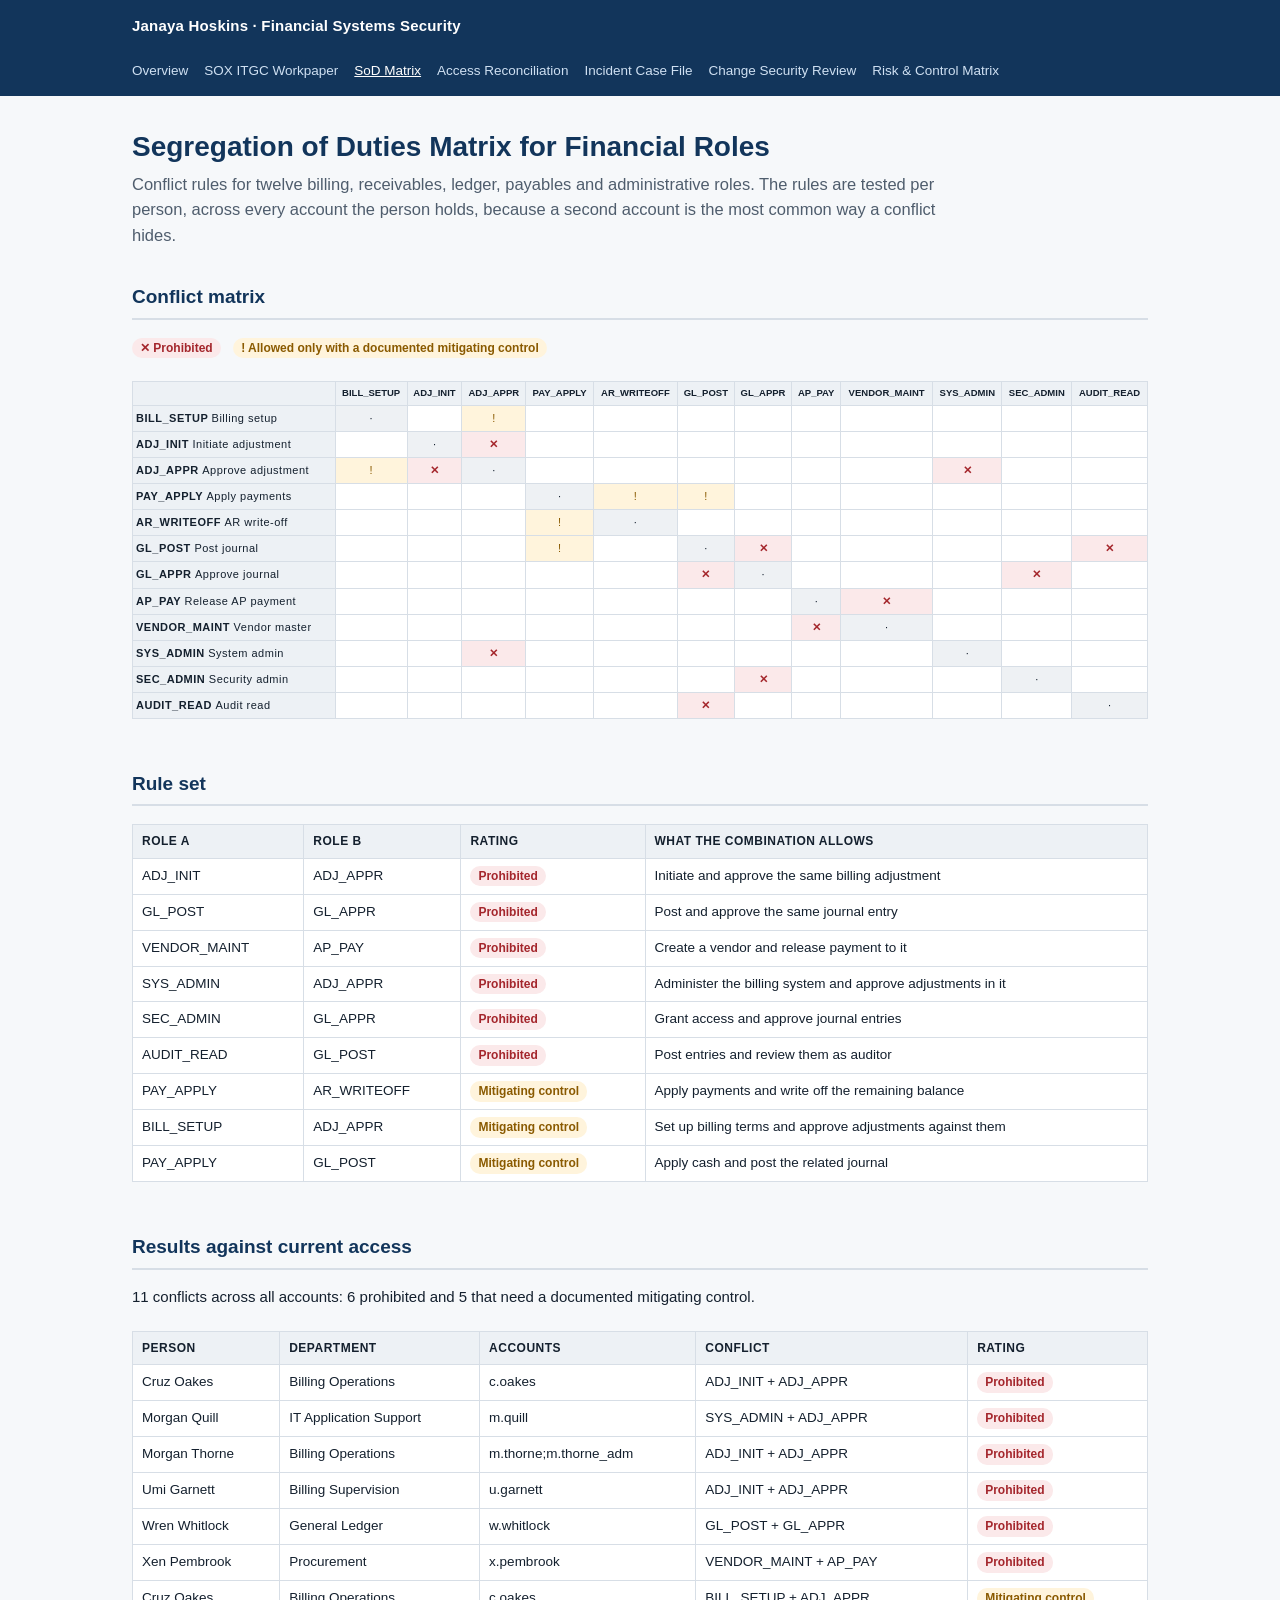
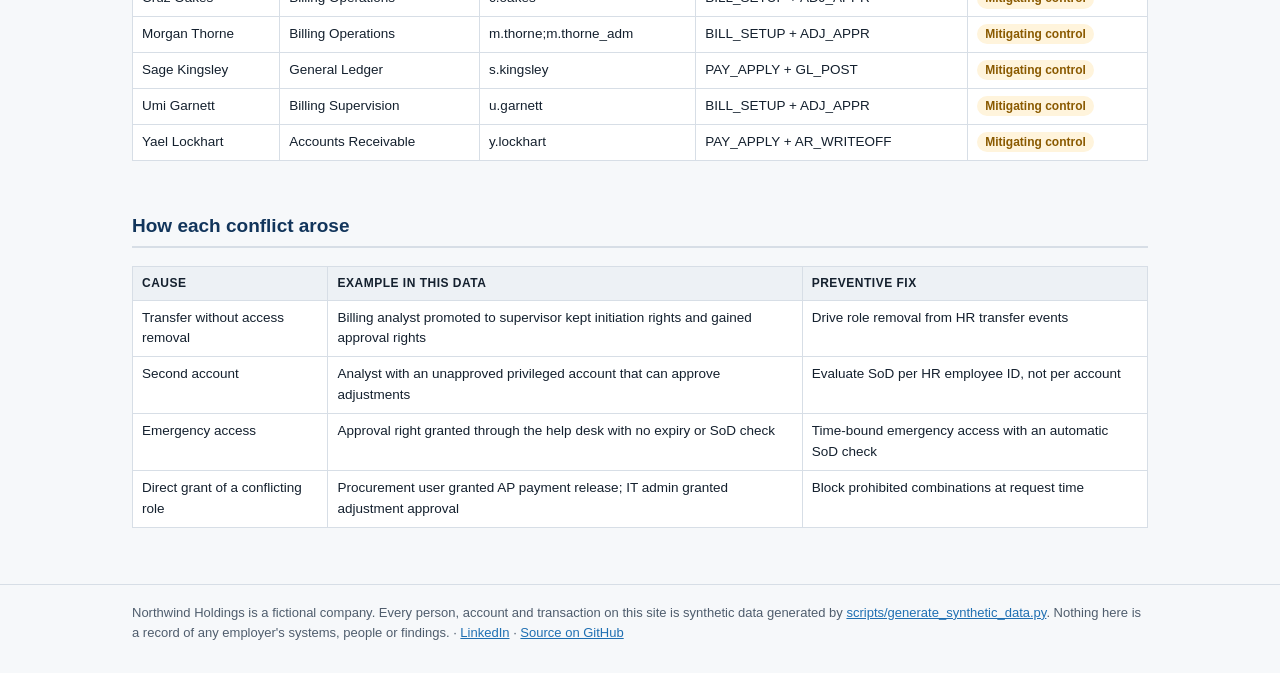
<file: sod-matrix.html>
<!DOCTYPE html>
<html lang="en">
<head>
<meta charset="utf-8">
<meta name="viewport" content="width=device-width, initial-scale=1">
<title>SoD Matrix | Janaya Hoskins, Financial Systems Security</title>
<link rel="stylesheet" href="assets/site.css">
</head>
<body>
<header class="site"><div class="wrap"><a class="brand" href="index.html">Janaya Hoskins · Financial Systems Security</a><nav><a href="index.html">Overview</a><a href="sox-itgc-workpaper.html">SOX ITGC Workpaper</a><a href="sod-matrix.html" class=on>SoD Matrix</a><a href="access-reconciliation.html">Access Reconciliation</a><a href="incident-case.html">Incident Case File</a><a href="change-security-review.html">Change Security Review</a><a href="risk-control-matrix.html">Risk &amp; Control Matrix</a></nav></div></header>
<main><div class="wrap">

<h1>Segregation of Duties Matrix for Financial Roles</h1>
<p class="lede">Conflict rules for twelve billing, receivables, ledger, payables and administrative roles. The rules are tested per person, across every
account the person holds, because a second account is the most common way a conflict hides.</p>
<h2>Conflict matrix</h2>
<p><span class="pill prohibited">✕ Prohibited</span> &nbsp; <span class="pill mitigating">! Allowed only with a documented mitigating control</span></p>
<div class="scroll"><table class="matrix"><thead><tr><th></th><th title='Billing setup'>BILL_SETUP</th><th title='Initiate adjustment'>ADJ_INIT</th><th title='Approve adjustment'>ADJ_APPR</th><th title='Apply payments'>PAY_APPLY</th><th title='AR write-off'>AR_WRITEOFF</th><th title='Post journal'>GL_POST</th><th title='Approve journal'>GL_APPR</th><th title='Release AP payment'>AP_PAY</th><th title='Vendor master'>VENDOR_MAINT</th><th title='System admin'>SYS_ADMIN</th><th title='Security admin'>SEC_ADMIN</th><th title='Audit read'>AUDIT_READ</th></tr></thead><tbody><tr><th class="row">BILL_SETUP <span style="font-weight:400;text-transform:none">Billing setup</span></th><td class="self">·</td><td></td><td class="mitigating">!</td><td></td><td></td><td></td><td></td><td></td><td></td><td></td><td></td><td></td></tr><tr><th class="row">ADJ_INIT <span style="font-weight:400;text-transform:none">Initiate adjustment</span></th><td></td><td class="self">·</td><td class="prohibited">✕</td><td></td><td></td><td></td><td></td><td></td><td></td><td></td><td></td><td></td></tr><tr><th class="row">ADJ_APPR <span style="font-weight:400;text-transform:none">Approve adjustment</span></th><td class="mitigating">!</td><td class="prohibited">✕</td><td class="self">·</td><td></td><td></td><td></td><td></td><td></td><td></td><td class="prohibited">✕</td><td></td><td></td></tr><tr><th class="row">PAY_APPLY <span style="font-weight:400;text-transform:none">Apply payments</span></th><td></td><td></td><td></td><td class="self">·</td><td class="mitigating">!</td><td class="mitigating">!</td><td></td><td></td><td></td><td></td><td></td><td></td></tr><tr><th class="row">AR_WRITEOFF <span style="font-weight:400;text-transform:none">AR write-off</span></th><td></td><td></td><td></td><td class="mitigating">!</td><td class="self">·</td><td></td><td></td><td></td><td></td><td></td><td></td><td></td></tr><tr><th class="row">GL_POST <span style="font-weight:400;text-transform:none">Post journal</span></th><td></td><td></td><td></td><td class="mitigating">!</td><td></td><td class="self">·</td><td class="prohibited">✕</td><td></td><td></td><td></td><td></td><td class="prohibited">✕</td></tr><tr><th class="row">GL_APPR <span style="font-weight:400;text-transform:none">Approve journal</span></th><td></td><td></td><td></td><td></td><td></td><td class="prohibited">✕</td><td class="self">·</td><td></td><td></td><td></td><td class="prohibited">✕</td><td></td></tr><tr><th class="row">AP_PAY <span style="font-weight:400;text-transform:none">Release AP payment</span></th><td></td><td></td><td></td><td></td><td></td><td></td><td></td><td class="self">·</td><td class="prohibited">✕</td><td></td><td></td><td></td></tr><tr><th class="row">VENDOR_MAINT <span style="font-weight:400;text-transform:none">Vendor master</span></th><td></td><td></td><td></td><td></td><td></td><td></td><td></td><td class="prohibited">✕</td><td class="self">·</td><td></td><td></td><td></td></tr><tr><th class="row">SYS_ADMIN <span style="font-weight:400;text-transform:none">System admin</span></th><td></td><td></td><td class="prohibited">✕</td><td></td><td></td><td></td><td></td><td></td><td></td><td class="self">·</td><td></td><td></td></tr><tr><th class="row">SEC_ADMIN <span style="font-weight:400;text-transform:none">Security admin</span></th><td></td><td></td><td></td><td></td><td></td><td></td><td class="prohibited">✕</td><td></td><td></td><td></td><td class="self">·</td><td></td></tr><tr><th class="row">AUDIT_READ <span style="font-weight:400;text-transform:none">Audit read</span></th><td></td><td></td><td></td><td></td><td></td><td class="prohibited">✕</td><td></td><td></td><td></td><td></td><td></td><td class="self">·</td></tr></tbody></table></div>
<h2>Rule set</h2>
<div class="scroll"><table class=""><thead><tr><th>Role A</th><th>Role B</th><th>Rating</th><th>What the combination allows</th></tr></thead><tbody><tr><td>ADJ_INIT</td><td>ADJ_APPR</td><td><span class="pill prohibited">Prohibited</span></td><td>Initiate and approve the same billing adjustment</td></tr><tr><td>GL_POST</td><td>GL_APPR</td><td><span class="pill prohibited">Prohibited</span></td><td>Post and approve the same journal entry</td></tr><tr><td>VENDOR_MAINT</td><td>AP_PAY</td><td><span class="pill prohibited">Prohibited</span></td><td>Create a vendor and release payment to it</td></tr><tr><td>SYS_ADMIN</td><td>ADJ_APPR</td><td><span class="pill prohibited">Prohibited</span></td><td>Administer the billing system and approve adjustments in it</td></tr><tr><td>SEC_ADMIN</td><td>GL_APPR</td><td><span class="pill prohibited">Prohibited</span></td><td>Grant access and approve journal entries</td></tr><tr><td>AUDIT_READ</td><td>GL_POST</td><td><span class="pill prohibited">Prohibited</span></td><td>Post entries and review them as auditor</td></tr><tr><td>PAY_APPLY</td><td>AR_WRITEOFF</td><td><span class="pill mitigating">Mitigating control</span></td><td>Apply payments and write off the remaining balance</td></tr><tr><td>BILL_SETUP</td><td>ADJ_APPR</td><td><span class="pill mitigating">Mitigating control</span></td><td>Set up billing terms and approve adjustments against them</td></tr><tr><td>PAY_APPLY</td><td>GL_POST</td><td><span class="pill mitigating">Mitigating control</span></td><td>Apply cash and post the related journal</td></tr></tbody></table></div>
<h2>Results against current access</h2>
<p>11 conflicts across all accounts: 6 prohibited and 5 that need a documented mitigating control.</p>
<div class="scroll"><table class=""><thead><tr><th>Person</th><th>Department</th><th>Accounts</th><th>Conflict</th><th>Rating</th></tr></thead><tbody><tr><td>Cruz Oakes</td><td>Billing Operations</td><td>c.oakes</td><td>ADJ_INIT + ADJ_APPR</td><td><span class="pill prohibited">Prohibited</span></td></tr><tr><td>Morgan Quill</td><td>IT Application Support</td><td>m.quill</td><td>SYS_ADMIN + ADJ_APPR</td><td><span class="pill prohibited">Prohibited</span></td></tr><tr><td>Morgan Thorne</td><td>Billing Operations</td><td>m.thorne;m.thorne_adm</td><td>ADJ_INIT + ADJ_APPR</td><td><span class="pill prohibited">Prohibited</span></td></tr><tr><td>Umi Garnett</td><td>Billing Supervision</td><td>u.garnett</td><td>ADJ_INIT + ADJ_APPR</td><td><span class="pill prohibited">Prohibited</span></td></tr><tr><td>Wren Whitlock</td><td>General Ledger</td><td>w.whitlock</td><td>GL_POST + GL_APPR</td><td><span class="pill prohibited">Prohibited</span></td></tr><tr><td>Xen Pembrook</td><td>Procurement</td><td>x.pembrook</td><td>VENDOR_MAINT + AP_PAY</td><td><span class="pill prohibited">Prohibited</span></td></tr><tr><td>Cruz Oakes</td><td>Billing Operations</td><td>c.oakes</td><td>BILL_SETUP + ADJ_APPR</td><td><span class="pill mitigating">Mitigating control</span></td></tr><tr><td>Morgan Thorne</td><td>Billing Operations</td><td>m.thorne;m.thorne_adm</td><td>BILL_SETUP + ADJ_APPR</td><td><span class="pill mitigating">Mitigating control</span></td></tr><tr><td>Sage Kingsley</td><td>General Ledger</td><td>s.kingsley</td><td>PAY_APPLY + GL_POST</td><td><span class="pill mitigating">Mitigating control</span></td></tr><tr><td>Umi Garnett</td><td>Billing Supervision</td><td>u.garnett</td><td>BILL_SETUP + ADJ_APPR</td><td><span class="pill mitigating">Mitigating control</span></td></tr><tr><td>Yael Lockhart</td><td>Accounts Receivable</td><td>y.lockhart</td><td>PAY_APPLY + AR_WRITEOFF</td><td><span class="pill mitigating">Mitigating control</span></td></tr></tbody></table></div>
<h2>How each conflict arose</h2>
<div class="scroll"><table class=""><thead><tr><th>Cause</th><th>Example in this data</th><th>Preventive fix</th></tr></thead><tbody><tr><td>Transfer without access removal</td><td>Billing analyst promoted to supervisor kept initiation rights and gained approval rights</td><td>Drive role removal from HR transfer events</td></tr><tr><td>Second account</td><td>Analyst with an unapproved privileged account that can approve adjustments</td><td>Evaluate SoD per HR employee ID, not per account</td></tr><tr><td>Emergency access</td><td>Approval right granted through the help desk with no expiry or SoD check</td><td>Time-bound emergency access with an automatic SoD check</td></tr><tr><td>Direct grant of a conflicting role</td><td>Procurement user granted AP payment release; IT admin granted adjustment approval</td><td>Block prohibited combinations at request time</td></tr></tbody></table></div>

</div></main>
<footer class="site"><div class="wrap">
Northwind Holdings is a fictional company. Every person, account and transaction on this site is synthetic data generated by
<a href="https://github.com/Janaya-Hoskins/financial-systems-security/blob/main/scripts/generate_synthetic_data.py">scripts/generate_synthetic_data.py</a>. Nothing here is a record of any
employer's systems, people or findings. · <a href="https://www.linkedin.com/in/janaya-hoskins">LinkedIn</a> · <a href="https://github.com/Janaya-Hoskins/financial-systems-security">Source on GitHub</a>
</div></footer>
</body>
</html>
</file>
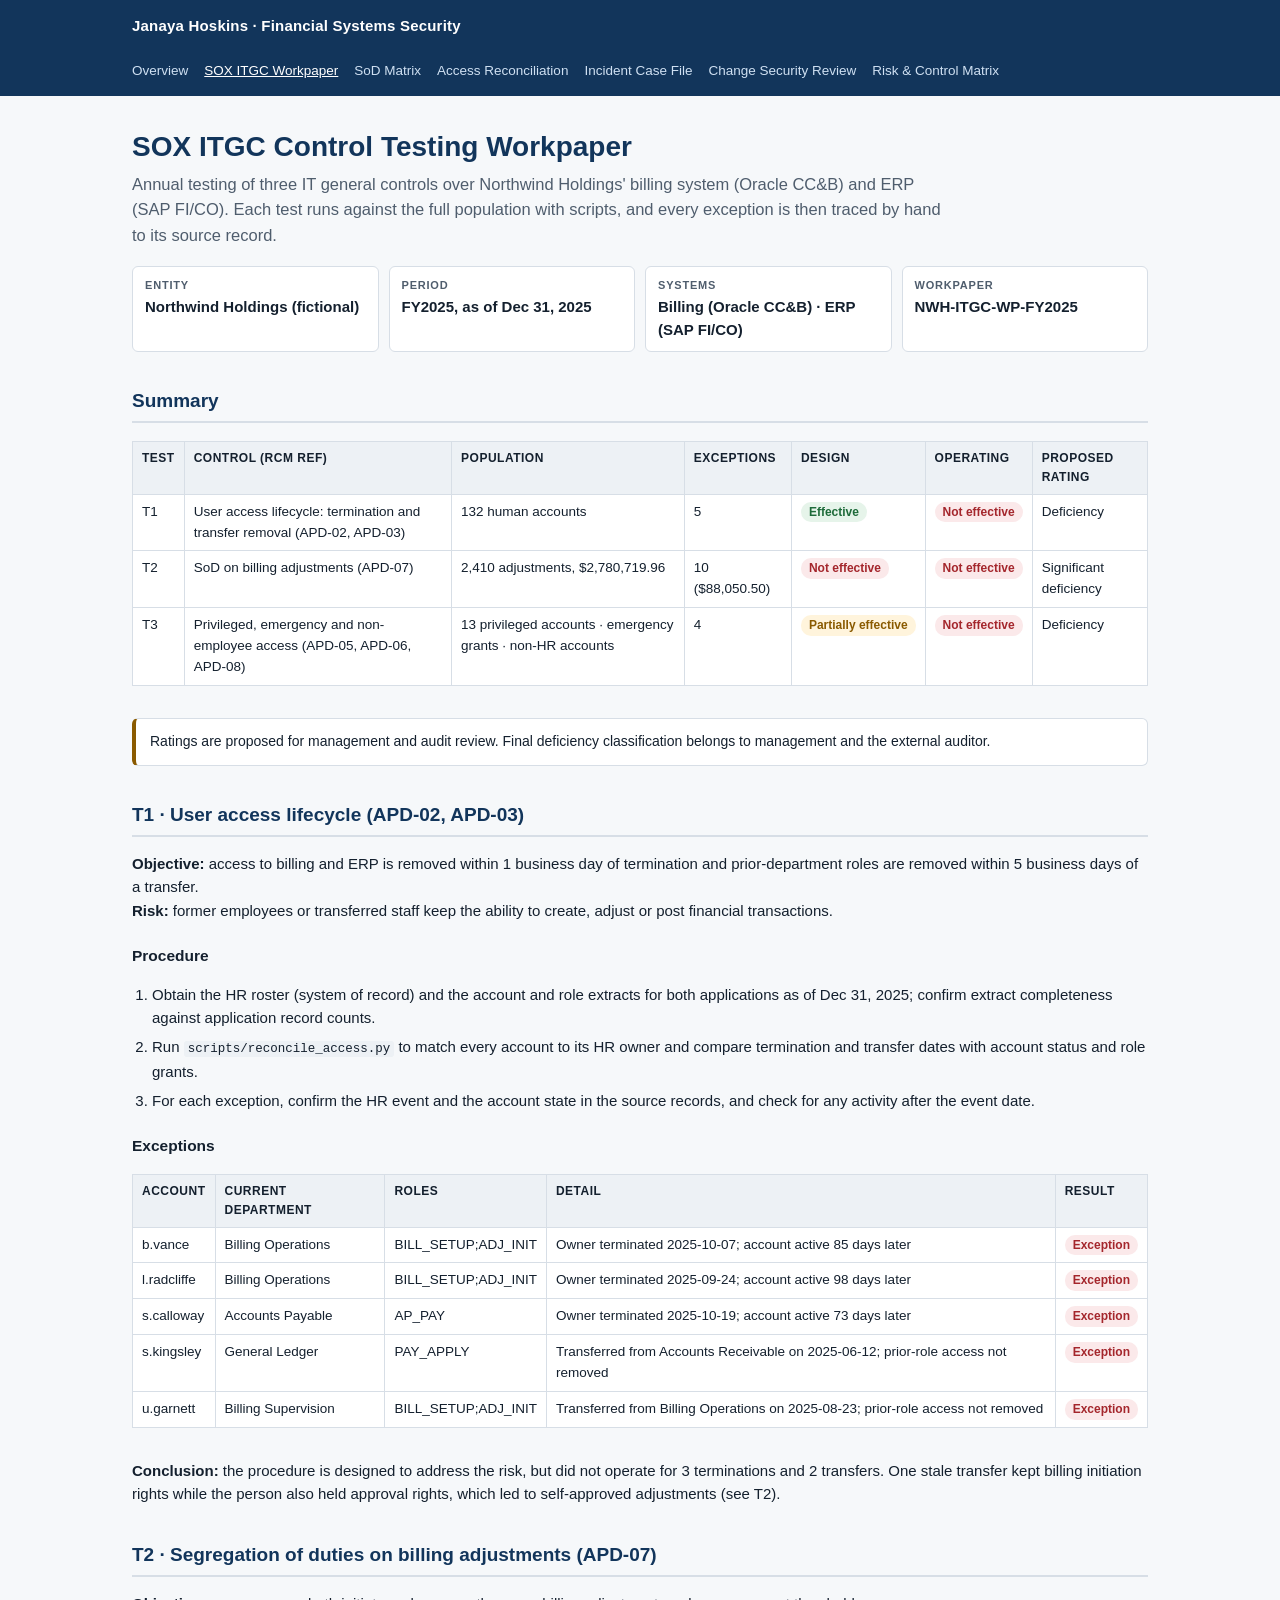
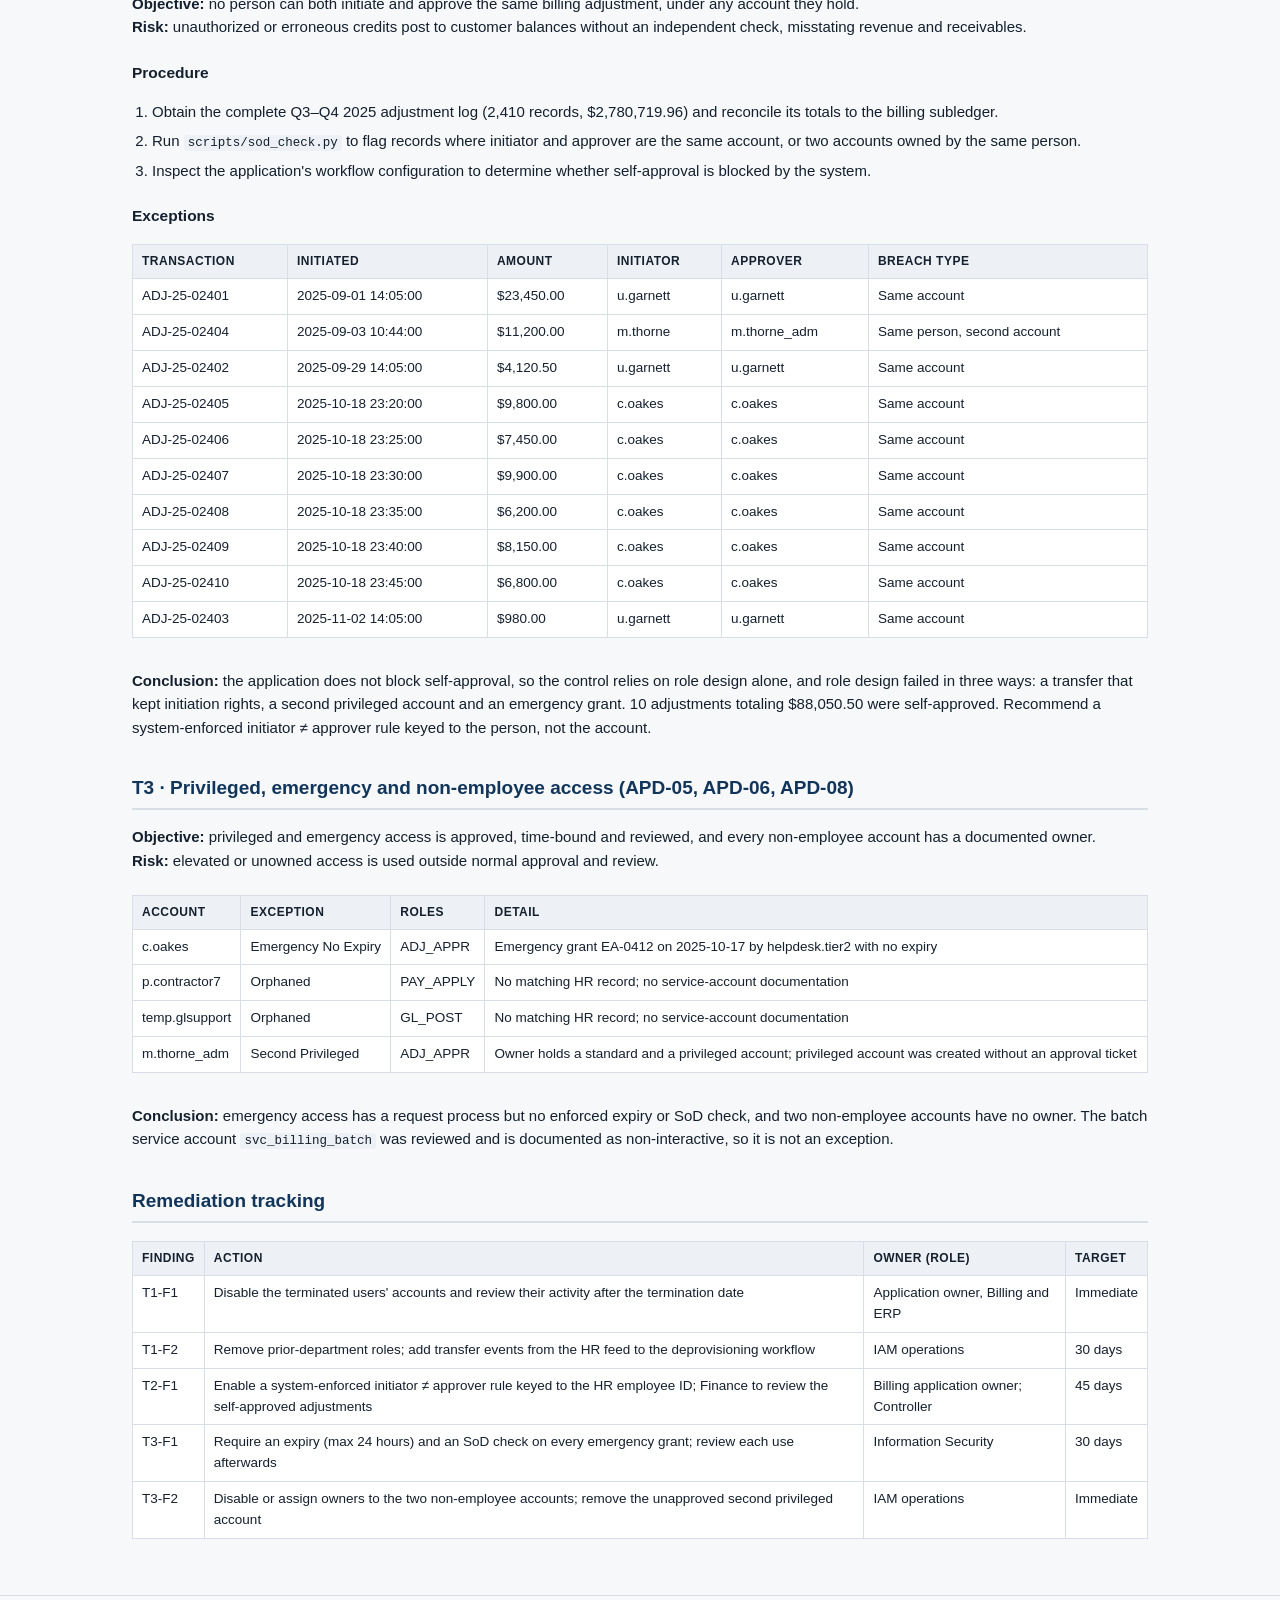
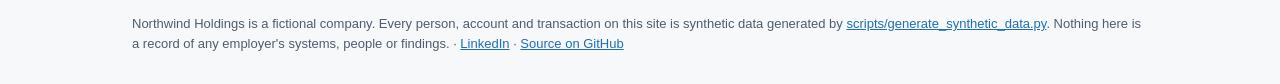
<file: sox-itgc-workpaper.html>
<!DOCTYPE html>
<html lang="en">
<head>
<meta charset="utf-8">
<meta name="viewport" content="width=device-width, initial-scale=1">
<title>SOX ITGC Workpaper | Janaya Hoskins, Financial Systems Security</title>
<link rel="stylesheet" href="assets/site.css">
</head>
<body>
<header class="site"><div class="wrap"><a class="brand" href="index.html">Janaya Hoskins · Financial Systems Security</a><nav><a href="index.html">Overview</a><a href="sox-itgc-workpaper.html" class=on>SOX ITGC Workpaper</a><a href="sod-matrix.html">SoD Matrix</a><a href="access-reconciliation.html">Access Reconciliation</a><a href="incident-case.html">Incident Case File</a><a href="change-security-review.html">Change Security Review</a><a href="risk-control-matrix.html">Risk &amp; Control Matrix</a></nav></div></header>
<main><div class="wrap">

<h1>SOX ITGC Control Testing Workpaper</h1>
<p class="lede">Annual testing of three IT general controls over Northwind Holdings' billing system (Oracle CC&amp;B) and ERP (SAP FI/CO).
Each test runs against the full population with scripts, and every exception is then traced by hand to its source record.</p>
<div class="meta">
<div><b>Entity</b><span>Northwind Holdings (fictional)</span></div>
<div><b>Period</b><span>FY2025, as of Dec 31, 2025</span></div>
<div><b>Systems</b><span>Billing (Oracle CC&amp;B) · ERP (SAP FI/CO)</span></div>
<div><b>Workpaper</b><span>NWH-ITGC-WP-FY2025</span></div>
</div>
<h2>Summary</h2>
<div class="scroll"><table class=""><thead><tr><th>Test</th><th>Control (RCM ref)</th><th>Population</th><th>Exceptions</th><th>Design</th><th>Operating</th><th>Proposed rating</th></tr></thead><tbody><tr><td>T1</td><td>User access lifecycle: termination and transfer removal (APD-02, APD-03)</td><td>132 human accounts</td><td>5</td><td><span class="pill eff">Effective</span></td><td><span class="pill ne">Not effective</span></td><td>Deficiency</td></tr><tr><td>T2</td><td>SoD on billing adjustments (APD-07)</td><td>2,410 adjustments, $2,780,719.96</td><td>10 ($88,050.50)</td><td><span class="pill ne">Not effective</span></td><td><span class="pill ne">Not effective</span></td><td>Significant deficiency</td></tr><tr><td>T3</td><td>Privileged, emergency and non-employee access (APD-05, APD-06, APD-08)</td><td>13 privileged accounts · emergency grants · non-HR accounts</td><td>4</td><td><span class="pill pe">Partially effective</span></td><td><span class="pill ne">Not effective</span></td><td>Deficiency</td></tr></tbody></table></div>
<div class="note">Ratings are proposed for management and audit review. Final deficiency classification belongs to management and the external auditor.</div>

<h2>T1 · User access lifecycle (APD-02, APD-03)</h2>
<p><b>Objective:</b> access to billing and ERP is removed within 1 business day of termination and prior-department roles are removed within 5 business days of a transfer.<br>
<b>Risk:</b> former employees or transferred staff keep the ability to create, adjust or post financial transactions.</p>
<h3>Procedure</h3>
<ol class="steps">
<li>Obtain the HR roster (system of record) and the account and role extracts for both applications as of Dec 31, 2025; confirm extract completeness against application record counts.</li>
<li>Run <code>scripts/reconcile_access.py</code> to match every account to its HR owner and compare termination and transfer dates with account status and role grants.</li>
<li>For each exception, confirm the HR event and the account state in the source records, and check for any activity after the event date.</li>
</ol>
<h3>Exceptions</h3>
<div class="scroll"><table class=""><thead><tr><th>Account</th><th>Current department</th><th>Roles</th><th>Detail</th><th>Result</th></tr></thead><tbody><tr><td>b.vance</td><td>Billing Operations</td><td>BILL_SETUP;ADJ_INIT</td><td>Owner terminated 2025-10-07; account active 85 days later</td><td><span class="pill high">Exception</span></td></tr><tr><td>l.radcliffe</td><td>Billing Operations</td><td>BILL_SETUP;ADJ_INIT</td><td>Owner terminated 2025-09-24; account active 98 days later</td><td><span class="pill high">Exception</span></td></tr><tr><td>s.calloway</td><td>Accounts Payable</td><td>AP_PAY</td><td>Owner terminated 2025-10-19; account active 73 days later</td><td><span class="pill high">Exception</span></td></tr><tr><td>s.kingsley</td><td>General Ledger</td><td>PAY_APPLY</td><td>Transferred from Accounts Receivable on 2025-06-12; prior-role access not removed</td><td><span class="pill high">Exception</span></td></tr><tr><td>u.garnett</td><td>Billing Supervision</td><td>BILL_SETUP;ADJ_INIT</td><td>Transferred from Billing Operations on 2025-08-23; prior-role access not removed</td><td><span class="pill high">Exception</span></td></tr></tbody></table></div>
<p><b>Conclusion:</b> the procedure is designed to address the risk, but did not operate for 3 terminations and 2 transfers.
One stale transfer kept billing initiation rights while the person also held approval rights, which led to self-approved adjustments (see T2).</p>

<h2>T2 · Segregation of duties on billing adjustments (APD-07)</h2>
<p><b>Objective:</b> no person can both initiate and approve the same billing adjustment, under any account they hold.<br>
<b>Risk:</b> unauthorized or erroneous credits post to customer balances without an independent check, misstating revenue and receivables.</p>
<h3>Procedure</h3>
<ol class="steps">
<li>Obtain the complete Q3–Q4 2025 adjustment log (2,410 records, $2,780,719.96) and reconcile its totals to the billing subledger.</li>
<li>Run <code>scripts/sod_check.py</code> to flag records where initiator and approver are the same account, or two accounts owned by the same person.</li>
<li>Inspect the application's workflow configuration to determine whether self-approval is blocked by the system.</li>
</ol>
<h3>Exceptions</h3>
<div class="scroll"><table class=""><thead><tr><th>Transaction</th><th>Initiated</th><th>Amount</th><th>Initiator</th><th>Approver</th><th>Breach type</th></tr></thead><tbody><tr><td>ADJ-25-02401</td><td>2025-09-01 14:05:00</td><td>$23,450.00</td><td>u.garnett</td><td>u.garnett</td><td>Same account</td></tr><tr><td>ADJ-25-02404</td><td>2025-09-03 10:44:00</td><td>$11,200.00</td><td>m.thorne</td><td>m.thorne_adm</td><td>Same person, second account</td></tr><tr><td>ADJ-25-02402</td><td>2025-09-29 14:05:00</td><td>$4,120.50</td><td>u.garnett</td><td>u.garnett</td><td>Same account</td></tr><tr><td>ADJ-25-02405</td><td>2025-10-18 23:20:00</td><td>$9,800.00</td><td>c.oakes</td><td>c.oakes</td><td>Same account</td></tr><tr><td>ADJ-25-02406</td><td>2025-10-18 23:25:00</td><td>$7,450.00</td><td>c.oakes</td><td>c.oakes</td><td>Same account</td></tr><tr><td>ADJ-25-02407</td><td>2025-10-18 23:30:00</td><td>$9,900.00</td><td>c.oakes</td><td>c.oakes</td><td>Same account</td></tr><tr><td>ADJ-25-02408</td><td>2025-10-18 23:35:00</td><td>$6,200.00</td><td>c.oakes</td><td>c.oakes</td><td>Same account</td></tr><tr><td>ADJ-25-02409</td><td>2025-10-18 23:40:00</td><td>$8,150.00</td><td>c.oakes</td><td>c.oakes</td><td>Same account</td></tr><tr><td>ADJ-25-02410</td><td>2025-10-18 23:45:00</td><td>$6,800.00</td><td>c.oakes</td><td>c.oakes</td><td>Same account</td></tr><tr><td>ADJ-25-02403</td><td>2025-11-02 14:05:00</td><td>$980.00</td><td>u.garnett</td><td>u.garnett</td><td>Same account</td></tr></tbody></table></div>
<p><b>Conclusion:</b> the application does not block self-approval, so the control relies on role design alone, and role design failed in three ways:
a transfer that kept initiation rights, a second privileged account and an emergency grant. 10 adjustments totaling $88,050.50 were self-approved.
Recommend a system-enforced initiator ≠ approver rule keyed to the person, not the account.</p>

<h2>T3 · Privileged, emergency and non-employee access (APD-05, APD-06, APD-08)</h2>
<p><b>Objective:</b> privileged and emergency access is approved, time-bound and reviewed, and every non-employee account has a documented owner.<br>
<b>Risk:</b> elevated or unowned access is used outside normal approval and review.</p>
<div class="scroll"><table class=""><thead><tr><th>Account</th><th>Exception</th><th>Roles</th><th>Detail</th></tr></thead><tbody><tr><td>c.oakes</td><td>Emergency No Expiry</td><td>ADJ_APPR</td><td>Emergency grant EA-0412 on 2025-10-17 by helpdesk.tier2 with no expiry</td></tr><tr><td>p.contractor7</td><td>Orphaned</td><td>PAY_APPLY</td><td>No matching HR record; no service-account documentation</td></tr><tr><td>temp.glsupport</td><td>Orphaned</td><td>GL_POST</td><td>No matching HR record; no service-account documentation</td></tr><tr><td>m.thorne_adm</td><td>Second Privileged</td><td>ADJ_APPR</td><td>Owner holds a standard and a privileged account; privileged account was created without an approval ticket</td></tr></tbody></table></div>
<p><b>Conclusion:</b> emergency access has a request process but no enforced expiry or SoD check, and two non-employee accounts have no owner.
The batch service account <code>svc_billing_batch</code> was reviewed and is documented as non-interactive, so it is not an exception.</p>

<h2>Remediation tracking</h2>
<div class="scroll"><table class=""><thead><tr><th>Finding</th><th>Action</th><th>Owner (role)</th><th>Target</th></tr></thead><tbody><tr><td>T1-F1</td><td>Disable the terminated users' accounts and review their activity after the termination date</td><td>Application owner, Billing and ERP</td><td>Immediate</td></tr><tr><td>T1-F2</td><td>Remove prior-department roles; add transfer events from the HR feed to the deprovisioning workflow</td><td>IAM operations</td><td>30 days</td></tr><tr><td>T2-F1</td><td>Enable a system-enforced initiator ≠ approver rule keyed to the HR employee ID; Finance to review the self-approved adjustments</td><td>Billing application owner; Controller</td><td>45 days</td></tr><tr><td>T3-F1</td><td>Require an expiry (max 24 hours) and an SoD check on every emergency grant; review each use afterwards</td><td>Information Security</td><td>30 days</td></tr><tr><td>T3-F2</td><td>Disable or assign owners to the two non-employee accounts; remove the unapproved second privileged account</td><td>IAM operations</td><td>Immediate</td></tr></tbody></table></div>

</div></main>
<footer class="site"><div class="wrap">
Northwind Holdings is a fictional company. Every person, account and transaction on this site is synthetic data generated by
<a href="https://github.com/Janaya-Hoskins/financial-systems-security/blob/main/scripts/generate_synthetic_data.py">scripts/generate_synthetic_data.py</a>. Nothing here is a record of any
employer's systems, people or findings. · <a href="https://www.linkedin.com/in/janaya-hoskins">LinkedIn</a> · <a href="https://github.com/Janaya-Hoskins/financial-systems-security">Source on GitHub</a>
</div></footer>
</body>
</html>
</file>
<file: assets/site.css>
:root {
  --ink: #14202e; --muted: #4f5d6d; --line: #d7dee6; --bg: #f6f8fa; --card: #ffffff;
  --navy: #12355b; --accent: #1f6fb2; --red: #a4262c; --red-bg: #fbe9ea;
  --amber: #8a5a00; --amber-bg: #fff4dc; --green: #1e6b3a; --green-bg: #e6f4ea;
  --mono: "SFMono-Regular", Consolas, "Liberation Mono", monospace;
}
* { box-sizing: border-box; }
body { margin: 0; font-family: -apple-system, "Segoe UI", Roboto, Helvetica, Arial, sans-serif;
  color: var(--ink); background: var(--bg); line-height: 1.55; font-size: 15px; }
a { color: var(--accent); }
header.site { background: var(--navy); color: #fff; }
header.site .wrap { display: flex; align-items: center; gap: 24px; flex-wrap: wrap; padding-top: 14px; padding-bottom: 14px; }
header.site .brand { font-weight: 700; letter-spacing: .2px; color: #fff; text-decoration: none; }
header.site nav { display: flex; gap: 16px; flex-wrap: wrap; font-size: 13.5px; }
header.site nav a { color: #cfe0f2; text-decoration: none; }
header.site nav a:hover, header.site nav a.on { color: #fff; text-decoration: underline; }
.wrap { max-width: 1060px; margin: 0 auto; padding: 0 22px; }
main { padding: 34px 0 40px; }
h1 { font-size: 28px; line-height: 1.2; margin: 0 0 8px; color: var(--navy); }
h2 { font-size: 19px; margin: 34px 0 10px; color: var(--navy); border-bottom: 2px solid var(--line); padding-bottom: 6px; }
h3 { font-size: 15.5px; margin: 22px 0 8px; }
.lede { font-size: 16.5px; color: var(--muted); max-width: 820px; margin: 0 0 18px; }
.meta { display: grid; grid-template-columns: repeat(auto-fit, minmax(190px, 1fr)); gap: 10px; margin: 18px 0; }
.meta div { background: var(--card); border: 1px solid var(--line); border-radius: 6px; padding: 10px 12px; }
.meta b { display: block; font-size: 11px; text-transform: uppercase; letter-spacing: .8px; color: var(--muted); }
.meta span { font-weight: 600; }
.cards { display: grid; grid-template-columns: repeat(auto-fit, minmax(300px, 1fr)); gap: 16px; }
.card { background: var(--card); border: 1px solid var(--line); border-radius: 8px; padding: 18px; display: flex; flex-direction: column; }
.card h3 { margin: 0 0 6px; font-size: 16px; }
.card h3 a { text-decoration: none; color: var(--navy); }
.card p { margin: 0 0 10px; color: var(--muted); font-size: 14px; }
.card .duty { margin-top: auto; font-size: 12.5px; background: var(--bg); border-radius: 4px; padding: 7px 9px; }
.stats { display: grid; grid-template-columns: repeat(auto-fit, minmax(160px, 1fr)); gap: 12px; margin: 18px 0; }
.stat { background: var(--card); border: 1px solid var(--line); border-left: 4px solid var(--accent); border-radius: 6px; padding: 12px 14px; }
.stat .n { font-size: 24px; font-weight: 700; color: var(--navy); }
.stat .l { font-size: 12.5px; color: var(--muted); }
table { width: 100%; border-collapse: collapse; background: var(--card); font-size: 13.5px; margin: 8px 0 16px; }
th, td { border: 1px solid var(--line); padding: 7px 9px; text-align: left; vertical-align: top; }
th { background: #edf1f5; font-size: 12px; text-transform: uppercase; letter-spacing: .5px; }
.scroll { overflow-x: auto; }
.pill { display: inline-block; padding: 1px 8px; border-radius: 10px; font-size: 12px; font-weight: 600; white-space: nowrap; }
.high, .prohibited, .ne { background: var(--red-bg); color: var(--red); }
.medium, .mitigating, .pe { background: var(--amber-bg); color: var(--amber); }
.info, .ok, .eff { background: var(--green-bg); color: var(--green); }
.matrix td, .matrix th { text-align: center; font-size: 11px; padding: 4px 3px; }
.matrix thead th { font-size: 9.5px; letter-spacing: 0; word-break: break-all; min-width: 44px; }
.matrix th.row { text-align: left; }
.matrix td.prohibited { font-weight: 700; }
.matrix td.self { background: #eef1f4; }
.note { background: var(--card); border: 1px solid var(--line); border-left: 4px solid var(--amber); border-radius: 6px; padding: 12px 14px; font-size: 14px; margin: 16px 0; }
pre { background: #0f1b2a; color: #e6edf5; padding: 14px 16px; border-radius: 6px; overflow-x: auto; font-family: var(--mono); font-size: 12.5px; line-height: 1.5; }
code { font-family: var(--mono); font-size: 12.5px; background: #edf1f5; padding: 1px 4px; border-radius: 3px; }
pre code { background: none; padding: 0; }
ol.steps { padding-left: 20px; } ol.steps li { margin-bottom: 6px; }
.timeline td:first-child { white-space: nowrap; font-family: var(--mono); font-size: 12.5px; }
footer.site { border-top: 1px solid var(--line); color: var(--muted); font-size: 13px; padding: 18px 0 30px; }
@media print { header.site nav { display: none; } body { background: #fff; } }
td:first-child b { white-space: nowrap; }
</file>
